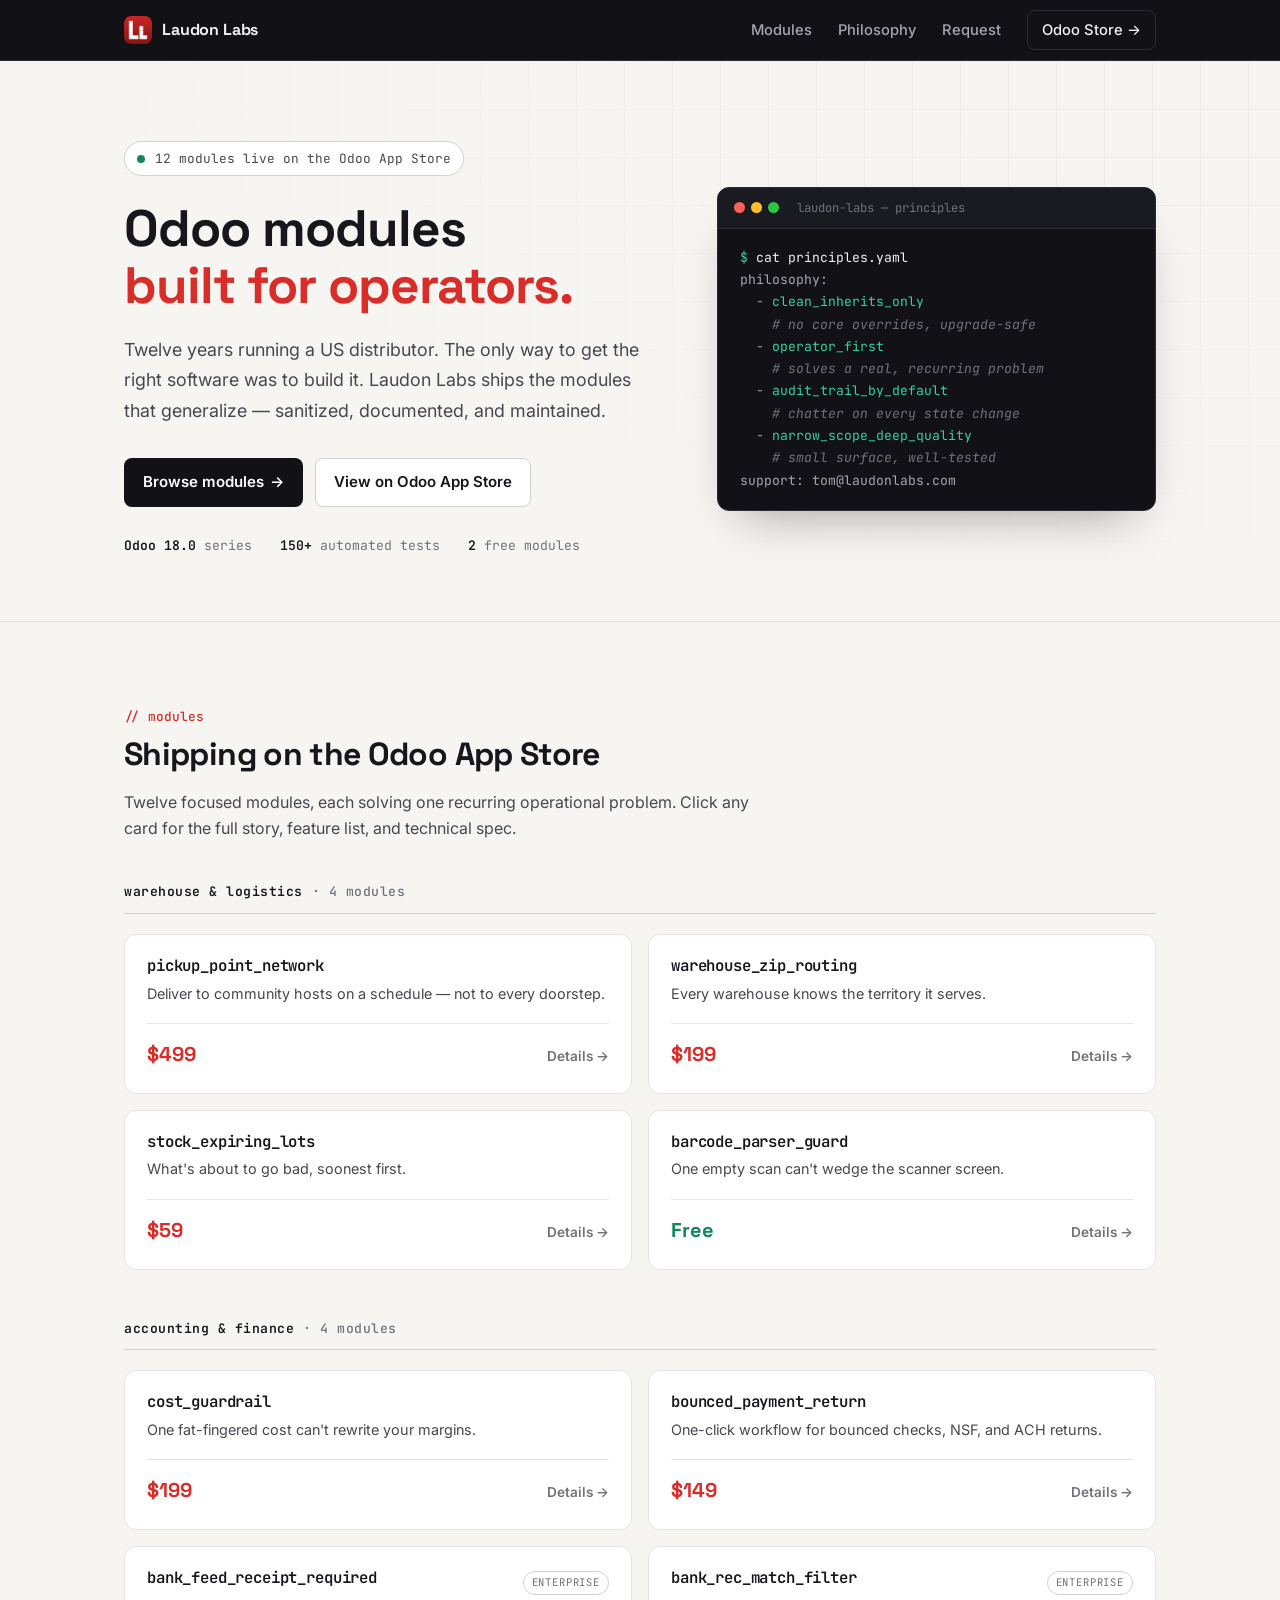
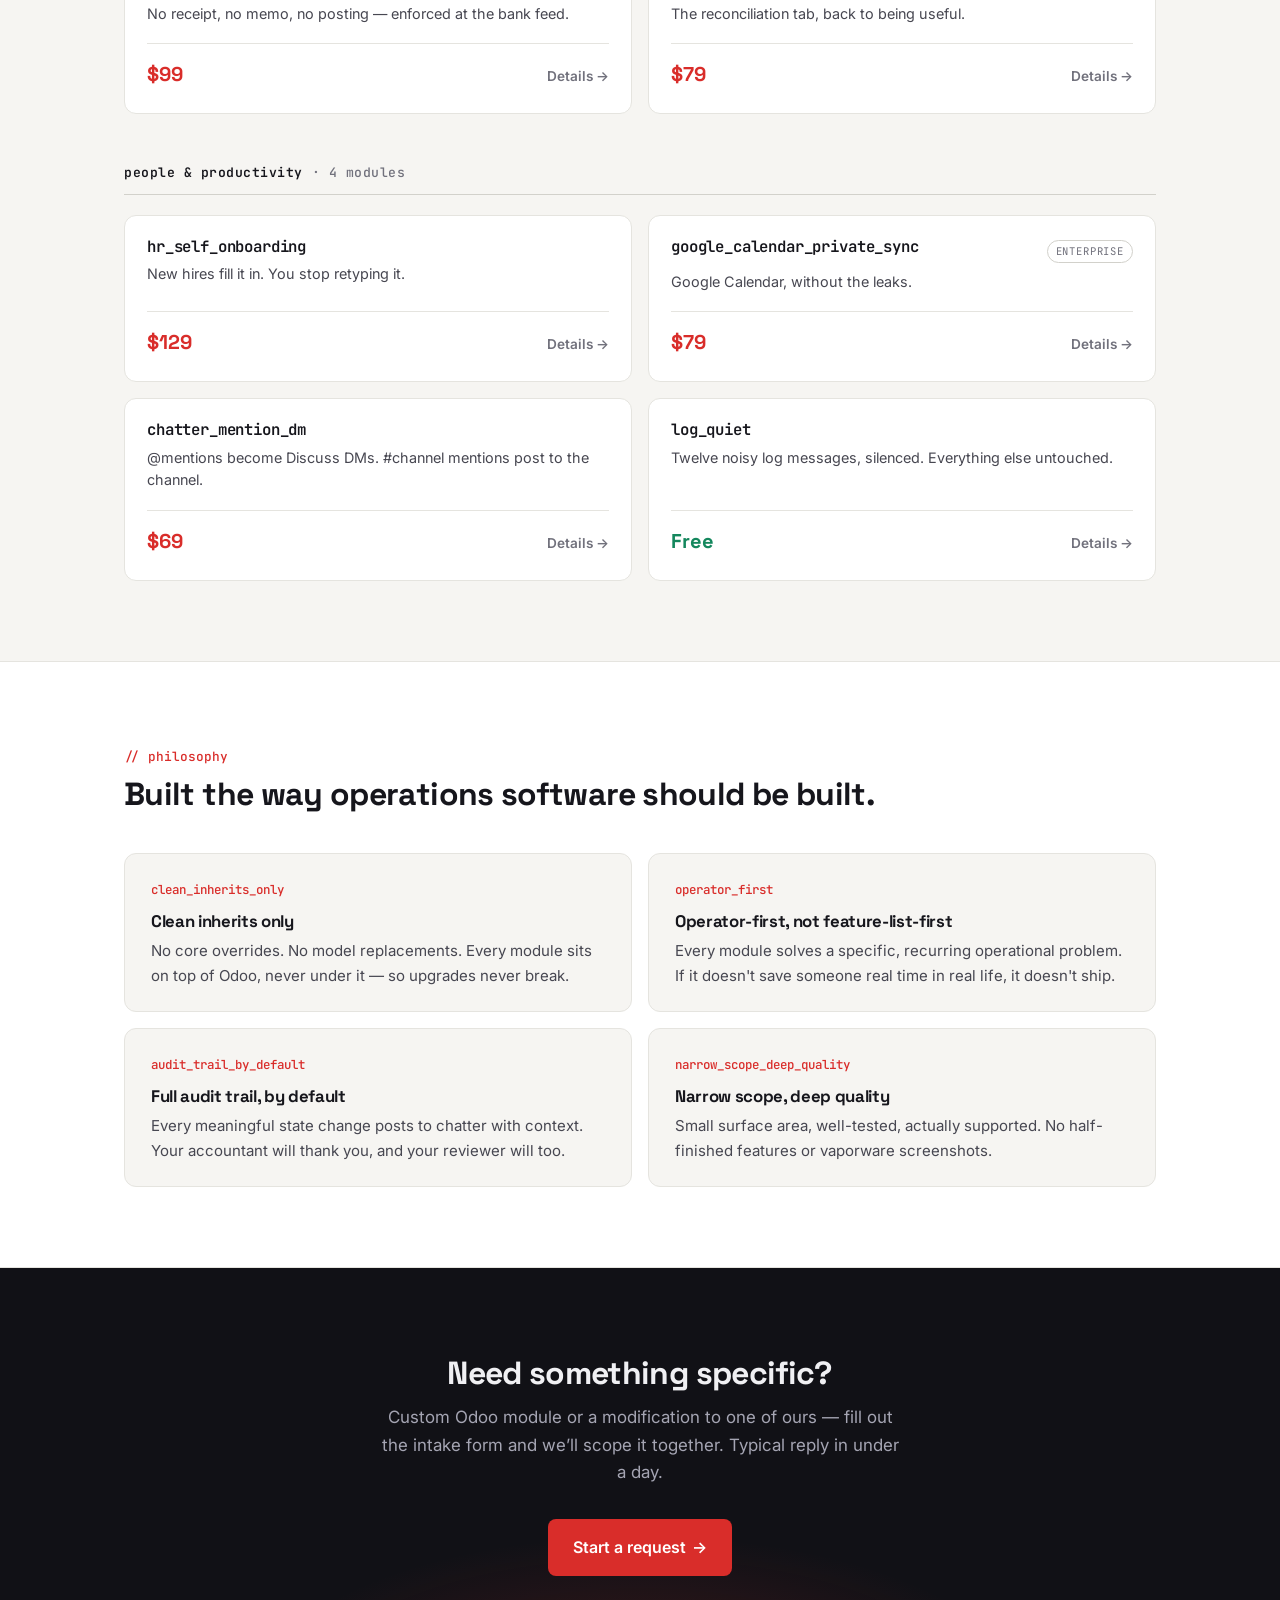
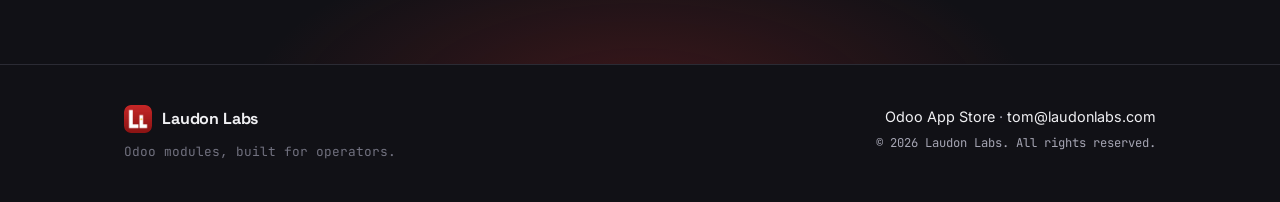
<file: index.html>
<!DOCTYPE html>
<html lang="en">
<head>
<meta charset="UTF-8">
<meta name="viewport" content="width=device-width, initial-scale=1.0">
<title>Laudon Labs — Odoo modules, built for operators</title>
<meta name="description" content="Laudon Labs builds focused, production-grade Odoo 18 modules. Clean inherits, no core overrides, full audit trails. Shipped by an operator, for operators.">
<meta name="theme-color" content="#f6f5f2">
<meta property="og:title" content="Laudon Labs">
<meta property="og:description" content="Focused Odoo 18 modules, built by an operator who uses them in production.">
<meta property="og:image" content="/logo-mark.png">
<link rel="icon" href="/logo-mark.png?v=2" type="image/png">
<link rel="apple-touch-icon" href="/logo-mark.png?v=2">
<link rel="preconnect" href="https://fonts.googleapis.com">
<link rel="preconnect" href="https://fonts.gstatic.com" crossorigin>
<link href="https://fonts.googleapis.com/css2?family=Inter:wght@400;500;600;700&family=Space+Grotesk:wght@500;600;700&family=JetBrains+Mono:wght@400;500;600&display=swap" rel="stylesheet">
<link rel="stylesheet" href="/styles.css">
</head>
<body>

<nav class="nav">
  <div class="container nav-inner">
    <a href="/" class="brand">
      <img src="/logo-mark.png" alt="Laudon Labs" class="brand-mark">
      <span class="brand-name">Laudon Labs</span>
    </a>
    <div class="nav-links">
      <a href="/#modules">Modules</a>
      <a href="/#philosophy">Philosophy</a>
      <a href="/request.html">Request</a>
      <a href="https://apps.odoo.com/apps/modules/browse?author=Laudon+Labs" target="_blank" rel="noopener" class="nav-cta">Odoo Store <span class="arrow">&rarr;</span></a>
    </div>
  </div>
</nav>

<header class="hero">
  <div class="container">
    <div class="hero-grid">
      <div>
        <div class="eyebrow">
          <span class="dot"></span>
          <span>12 modules live on the Odoo App Store</span>
        </div>
        <h1>
          Odoo modules<br>
          <span class="accent">built for operators.</span>
        </h1>
        <p class="tagline">
          Twelve years running a US distributor. The only way to get the right
          software was to build it. Laudon Labs ships the modules that generalize
          &mdash; sanitized, documented, and maintained.
        </p>
        <div class="cta-row">
          <a href="#modules" class="btn btn-primary">Browse modules <span class="arrow">&rarr;</span></a>
          <a href="https://apps.odoo.com/apps/modules/browse?author=Laudon+Labs" target="_blank" rel="noopener" class="btn btn-ghost">View on Odoo App Store</a>
        </div>
        <div class="hero-stats">
          <span><strong>Odoo 18.0</strong> series</span>
          <span><strong>150+</strong> automated tests</span>
          <span><strong>2</strong> free modules</span>
        </div>
      </div>
      <div class="terminal">
        <div class="terminal-chrome">
          <span class="tc-dot tc-red"></span>
          <span class="tc-dot tc-yellow"></span>
          <span class="tc-dot tc-green"></span>
          <span class="terminal-title">laudon-labs &mdash; principles</span>
        </div>
        <pre class="terminal-body"><span class="t-prompt">$</span> <span class="t-cmd">cat principles.yaml</span>
<span class="t-out">philosophy:</span>
<span class="t-out">  - <span class="t-ok">clean_inherits_only</span></span>
<span class="t-out">    <span class="t-comment"># no core overrides, upgrade-safe</span></span>
<span class="t-out">  - <span class="t-ok">operator_first</span></span>
<span class="t-out">    <span class="t-comment"># solves a real, recurring problem</span></span>
<span class="t-out">  - <span class="t-ok">audit_trail_by_default</span></span>
<span class="t-out">    <span class="t-comment"># chatter on every state change</span></span>
<span class="t-out">  - <span class="t-ok">narrow_scope_deep_quality</span></span>
<span class="t-out">    <span class="t-comment"># small surface, well-tested</span></span>
<span class="t-out">support: tom@laudonlabs.com</span></pre>
      </div>
    </div>
  </div>
</header>

<section id="modules" class="section">
  <div class="container">
    <div class="section-head">
      <span class="section-label">// modules</span>
      <h2>Shipping on the Odoo App Store</h2>
      <p>Twelve focused modules, each solving one recurring operational problem.
      Click any card for the full story, feature list, and technical spec.</p>
    </div>

    <div class="group">
      <div class="group-title"><strong>warehouse &amp; logistics</strong> &middot; 4 modules</div>
      <div class="card-grid">
        <a class="card" href="/modules/pickup_point_network.html">
          <div class="card-top"><h3>pickup_point_network</h3></div>
          <p class="card-tag">Deliver to community hosts on a schedule &mdash; not to every doorstep.</p>
          <div class="card-foot"><span class="card-price">$499</span><span class="card-link">Details &rarr;</span></div>
        </a>
        <a class="card" href="/modules/warehouse_zip_routing.html">
          <div class="card-top"><h3>warehouse_zip_routing</h3></div>
          <p class="card-tag">Every warehouse knows the territory it serves.</p>
          <div class="card-foot"><span class="card-price">$199</span><span class="card-link">Details &rarr;</span></div>
        </a>
        <a class="card" href="/modules/stock_expiring_lots.html">
          <div class="card-top"><h3>stock_expiring_lots</h3></div>
          <p class="card-tag">What's about to go bad, soonest first.</p>
          <div class="card-foot"><span class="card-price">$59</span><span class="card-link">Details &rarr;</span></div>
        </a>
        <a class="card" href="/modules/barcode_parser_guard.html">
          <div class="card-top"><h3>barcode_parser_guard</h3></div>
          <p class="card-tag">One empty scan can't wedge the scanner screen.</p>
          <div class="card-foot"><span class="card-price free">Free</span><span class="card-link">Details &rarr;</span></div>
        </a>
      </div>
    </div>

    <div class="group">
      <div class="group-title"><strong>accounting &amp; finance</strong> &middot; 4 modules</div>
      <div class="card-grid">
        <a class="card" href="/modules/cost_guardrail.html">
          <div class="card-top"><h3>cost_guardrail</h3></div>
          <p class="card-tag">One fat-fingered cost can't rewrite your margins.</p>
          <div class="card-foot"><span class="card-price">$199</span><span class="card-link">Details &rarr;</span></div>
        </a>
        <a class="card" href="/modules/bounced_payment_return.html">
          <div class="card-top"><h3>bounced_payment_return</h3></div>
          <p class="card-tag">One-click workflow for bounced checks, NSF, and ACH returns.</p>
          <div class="card-foot"><span class="card-price">$149</span><span class="card-link">Details &rarr;</span></div>
        </a>
        <a class="card" href="/modules/bank_feed_receipt_required.html">
          <div class="card-top"><h3>bank_feed_receipt_required</h3><span class="badge">Enterprise</span></div>
          <p class="card-tag">No receipt, no memo, no posting &mdash; enforced at the bank feed.</p>
          <div class="card-foot"><span class="card-price">$99</span><span class="card-link">Details &rarr;</span></div>
        </a>
        <a class="card" href="/modules/bank_rec_match_filter.html">
          <div class="card-top"><h3>bank_rec_match_filter</h3><span class="badge">Enterprise</span></div>
          <p class="card-tag">The reconciliation tab, back to being useful.</p>
          <div class="card-foot"><span class="card-price">$79</span><span class="card-link">Details &rarr;</span></div>
        </a>
      </div>
    </div>

    <div class="group">
      <div class="group-title"><strong>people &amp; productivity</strong> &middot; 4 modules</div>
      <div class="card-grid">
        <a class="card" href="/modules/hr_self_onboarding.html">
          <div class="card-top"><h3>hr_self_onboarding</h3></div>
          <p class="card-tag">New hires fill it in. You stop retyping it.</p>
          <div class="card-foot"><span class="card-price">$129</span><span class="card-link">Details &rarr;</span></div>
        </a>
        <a class="card" href="/modules/google_calendar_private_sync.html">
          <div class="card-top"><h3>google_calendar_private_sync</h3><span class="badge">Enterprise</span></div>
          <p class="card-tag">Google Calendar, without the leaks.</p>
          <div class="card-foot"><span class="card-price">$79</span><span class="card-link">Details &rarr;</span></div>
        </a>
        <a class="card" href="/modules/chatter_mention_dm.html">
          <div class="card-top"><h3>chatter_mention_dm</h3></div>
          <p class="card-tag">@mentions become Discuss DMs. #channel mentions post to the channel.</p>
          <div class="card-foot"><span class="card-price">$69</span><span class="card-link">Details &rarr;</span></div>
        </a>
        <a class="card" href="/modules/log_quiet.html">
          <div class="card-top"><h3>log_quiet</h3></div>
          <p class="card-tag">Twelve noisy log messages, silenced. Everything else untouched.</p>
          <div class="card-foot"><span class="card-price free">Free</span><span class="card-link">Details &rarr;</span></div>
        </a>
      </div>
    </div>

  </div>
</section>

<section id="philosophy" class="section section-alt">
  <div class="container">
    <div class="section-head">
      <span class="section-label">// philosophy</span>
      <h2>Built the way operations software should be built.</h2>
    </div>

    <div class="principles">
      <div class="principle">
        <div class="principle-key">clean_inherits_only</div>
        <h4>Clean inherits only</h4>
        <p>No core overrides. No model replacements. Every module sits on top of Odoo, never under it &mdash; so upgrades never break.</p>
      </div>
      <div class="principle">
        <div class="principle-key">operator_first</div>
        <h4>Operator-first, not feature-list-first</h4>
        <p>Every module solves a specific, recurring operational problem. If it doesn't save someone real time in real life, it doesn't ship.</p>
      </div>
      <div class="principle">
        <div class="principle-key">audit_trail_by_default</div>
        <h4>Full audit trail, by default</h4>
        <p>Every meaningful state change posts to chatter with context. Your accountant will thank you, and your reviewer will too.</p>
      </div>
      <div class="principle">
        <div class="principle-key">narrow_scope_deep_quality</div>
        <h4>Narrow scope, deep quality</h4>
        <p>Small surface area, well-tested, actually supported. No half-finished features or vaporware screenshots.</p>
      </div>
    </div>
  </div>
</section>

<section class="section-cta">
  <div class="container">
    <h2>Need something specific?</h2>
    <p>
      Custom Odoo module or a modification to one of ours &mdash; fill out the
      intake form and we&rsquo;ll scope it together. Typical reply in under a day.
    </p>
    <a href="/request.html" class="btn btn-primary btn-lg">Start a request <span class="arrow">&rarr;</span></a>
  </div>
</section>

<footer class="site-footer">
  <div class="container footer-inner">
    <div class="footer-left">
      <a href="/" class="brand">
        <img src="/logo-mark.png" alt="" class="brand-mark">
        <span class="brand-name">Laudon Labs</span>
      </a>
      <p class="footer-tagline">Odoo modules, built for operators.</p>
    </div>
    <div class="footer-right">
      <p>
        <a href="https://apps.odoo.com/apps/modules/browse?author=Laudon+Labs" target="_blank" rel="noopener">Odoo App Store</a>
        &middot;
        <a href="mailto:tom@laudonlabs.com">tom@laudonlabs.com</a>
      </p>
      <p class="copyright">&copy; <span id="year"></span> Laudon Labs. All rights reserved.</p>
    </div>
  </div>
</footer>

<script>
  document.getElementById('year').textContent = new Date().getFullYear();
</script>

</body>
</html>
</file>
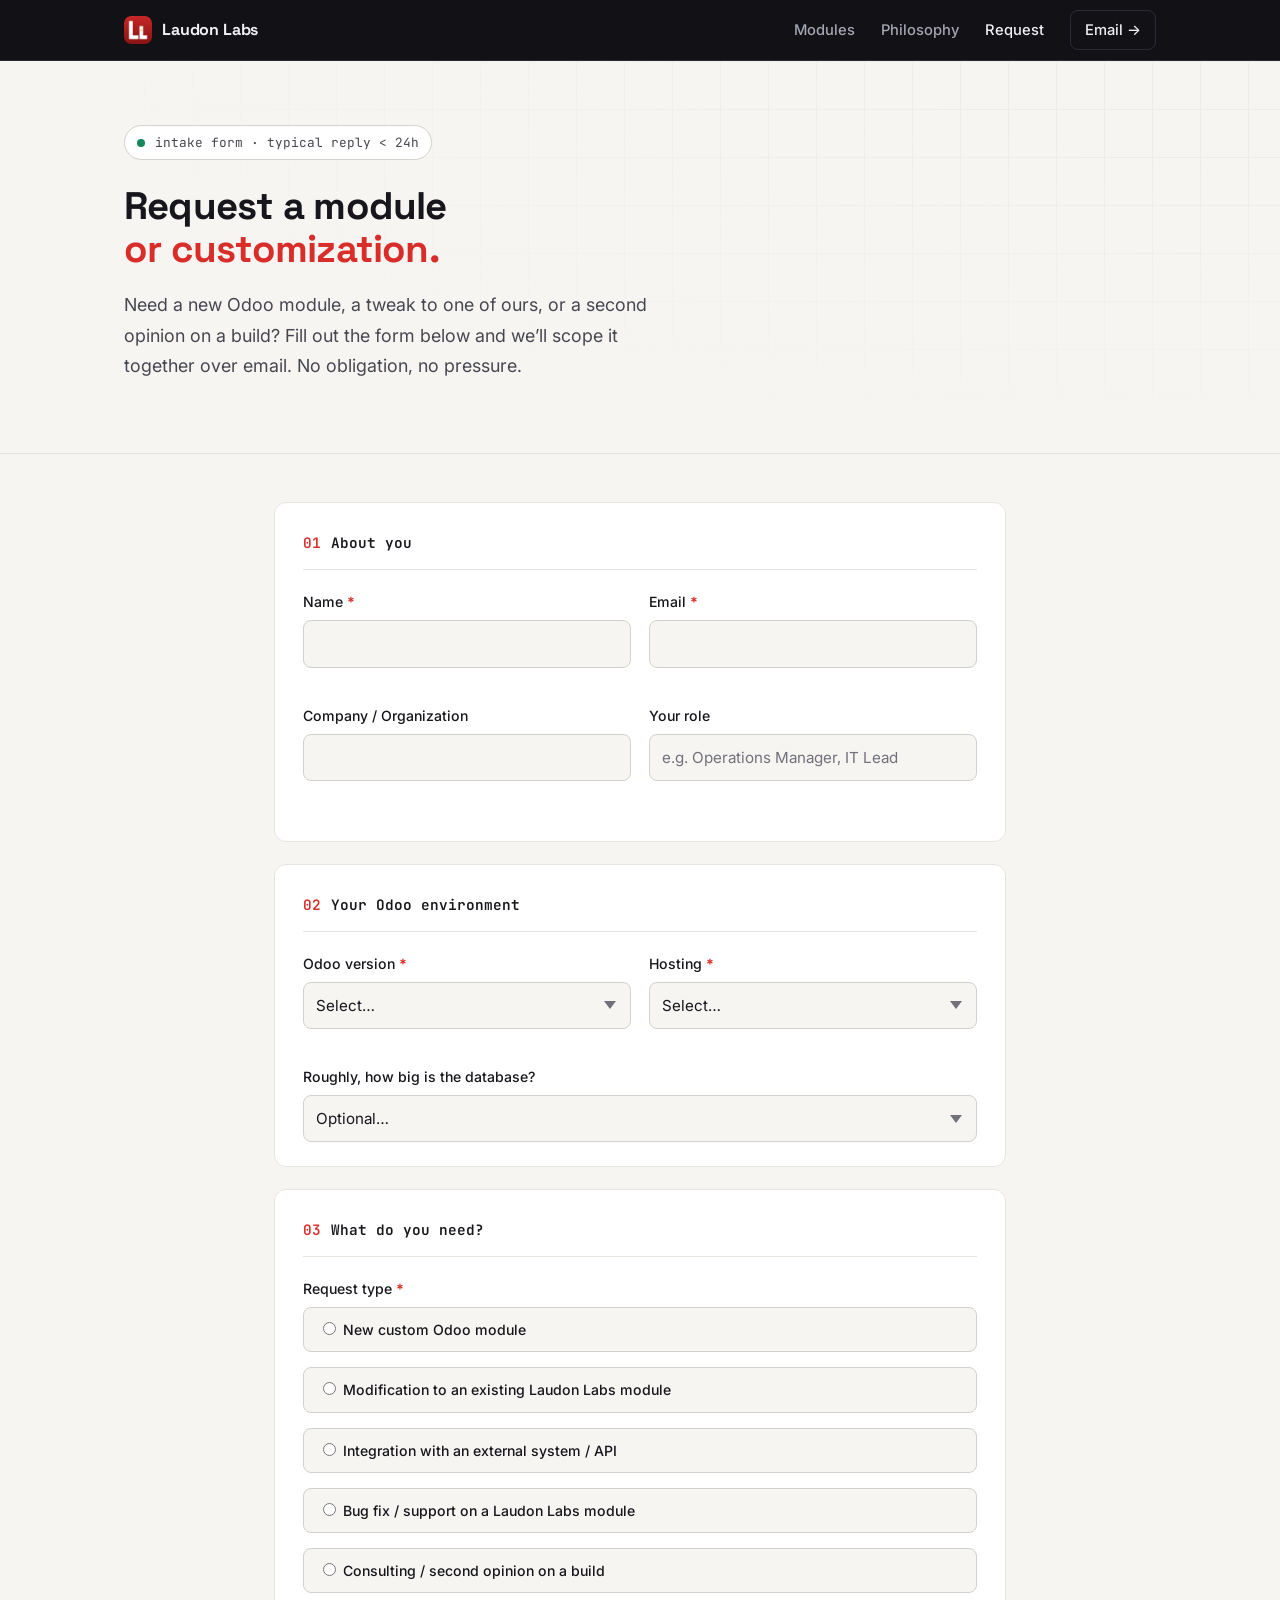
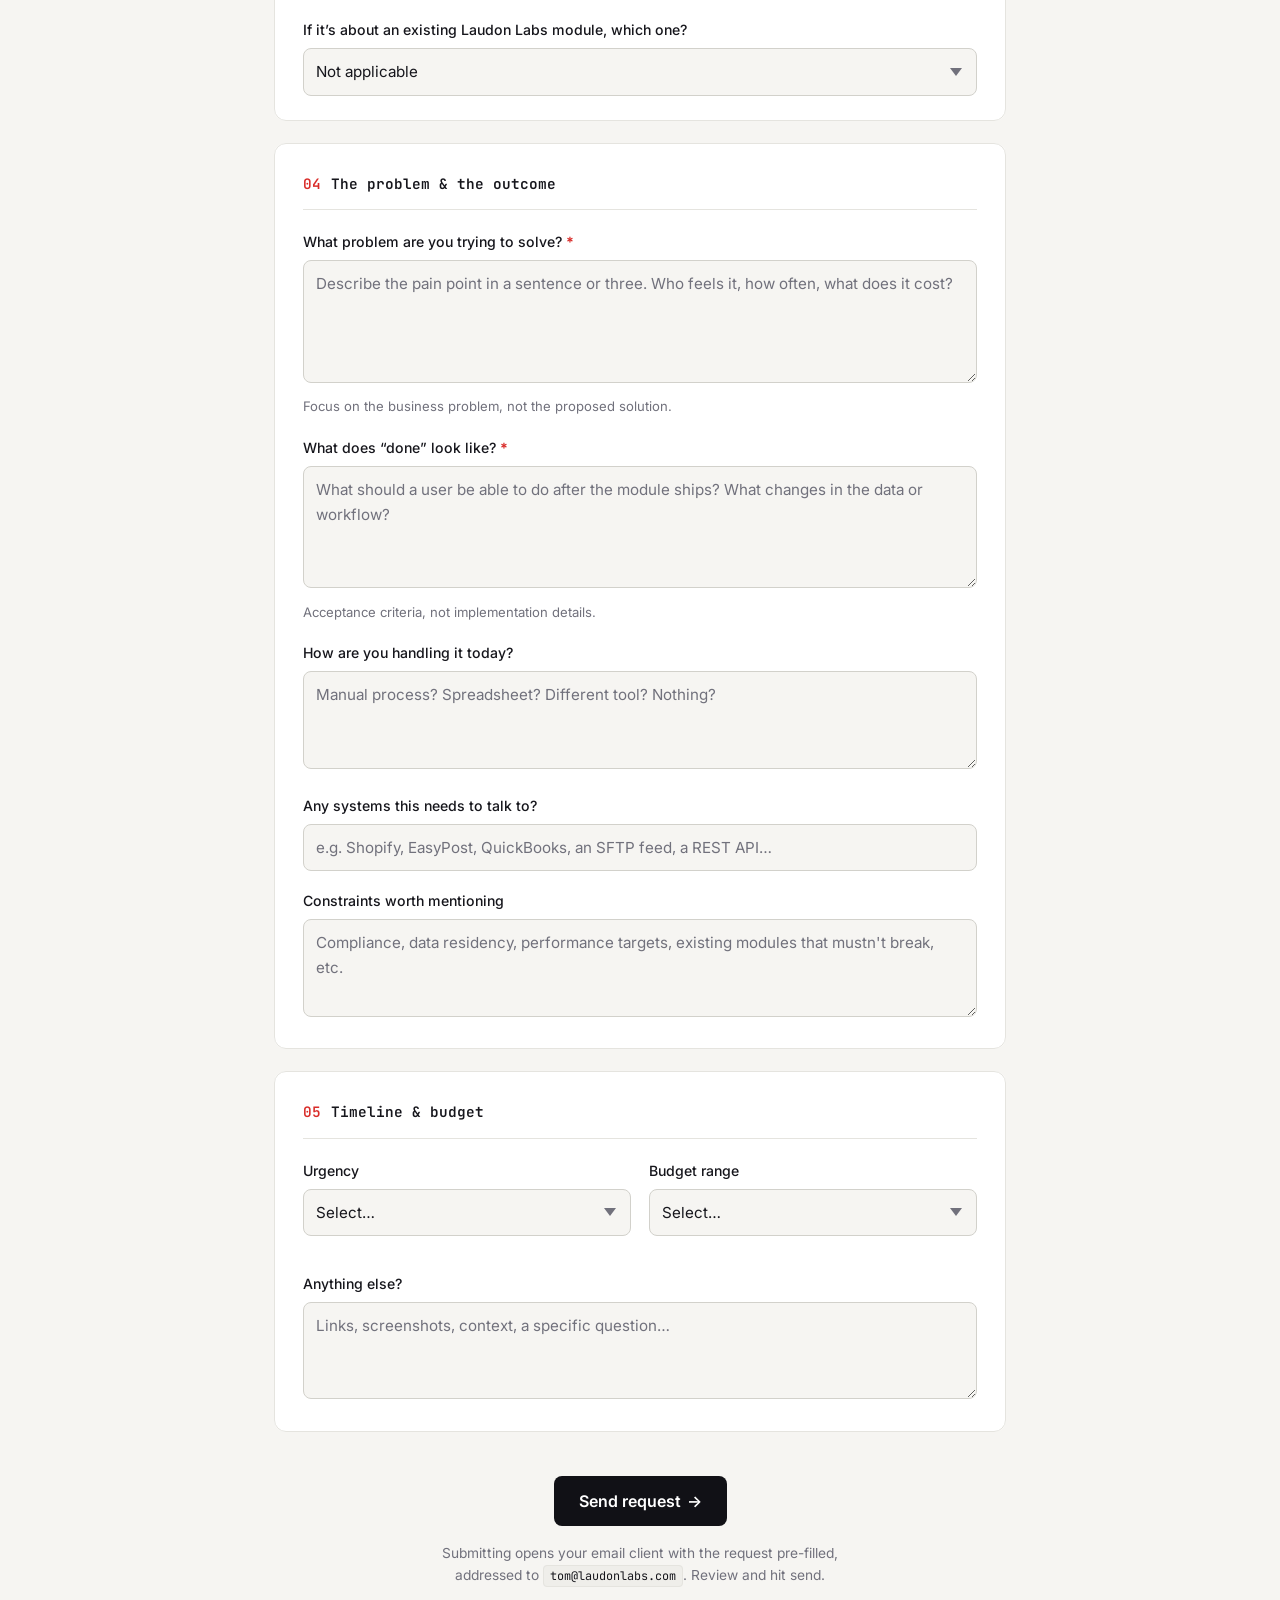
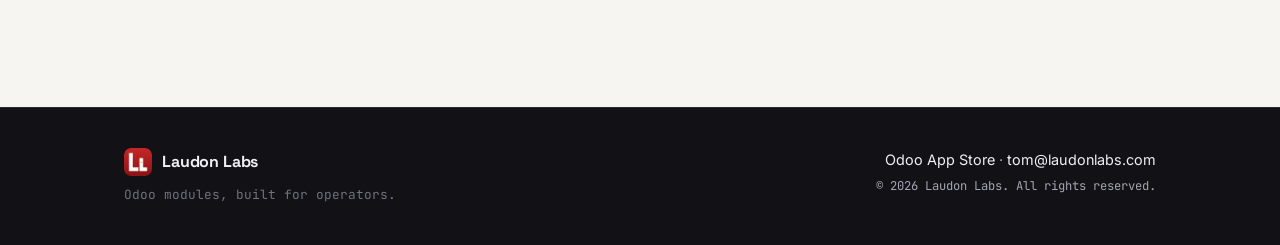
<file: request.html>
<!DOCTYPE html>
<html lang="en">
<head>
<meta charset="UTF-8">
<meta name="viewport" content="width=device-width, initial-scale=1.0">
<title>Request a Module &middot; Laudon Labs</title>
<meta name="description" content="Request a custom Odoo module or a modification to an existing Laudon Labs module. Scoping intake form.">
<meta name="theme-color" content="#f6f5f2">
<link rel="icon" href="logo-mark.png?v=2" type="image/png">
<link rel="apple-touch-icon" href="logo-mark.png?v=2">
<link rel="preconnect" href="https://fonts.googleapis.com">
<link rel="preconnect" href="https://fonts.gstatic.com" crossorigin>
<link href="https://fonts.googleapis.com/css2?family=Inter:wght@400;500;600;700&family=Space+Grotesk:wght@500;600;700&family=JetBrains+Mono:wght@400;500;600&display=swap" rel="stylesheet">
<link rel="stylesheet" href="styles.css">
</head>
<body>

<nav class="nav">
  <div class="container nav-inner">
    <a href="/" class="brand">
      <img src="logo-mark.png" alt="Laudon Labs" class="brand-mark">
      <span class="brand-name">Laudon Labs</span>
    </a>
    <div class="nav-links">
      <a href="/#modules">Modules</a>
      <a href="/#philosophy">Philosophy</a>
      <a href="request.html" class="active">Request</a>
      <a href="mailto:tom@laudonlabs.com" class="nav-cta">Email <span class="arrow">&rarr;</span></a>
    </div>
  </div>
</nav>

<header class="hero hero--sm">
  <div class="container">
    <div class="eyebrow">
      <span class="dot"></span>
      <span>intake form &middot; typical reply &lt; 24h</span>
    </div>
    <h1>Request a module<br><span class="accent">or customization.</span></h1>
    <p class="tagline">
      Need a new Odoo module, a tweak to one of ours, or a second opinion on a
      build? Fill out the form below and we&rsquo;ll scope it together over
      email. No obligation, no pressure.
    </p>
  </div>
</header>

<section class="section" style="padding-top: 48px;">
  <div class="container container--narrow">

    <form id="request-form" class="form">

      <!-- ---------- WHO ---------- -->
      <fieldset>
        <legend><span class="legend-num">01</span> About you</legend>

        <div class="field-grid">
          <div class="field">
            <label for="name">Name <span class="req">*</span></label>
            <input type="text" id="name" name="name" required autocomplete="name">
          </div>
          <div class="field">
            <label for="email">Email <span class="req">*</span></label>
            <input type="email" id="email" name="email" required autocomplete="email">
          </div>
        </div>

        <div class="field-grid">
          <div class="field">
            <label for="company">Company / Organization</label>
            <input type="text" id="company" name="company" autocomplete="organization">
          </div>
          <div class="field">
            <label for="role">Your role</label>
            <input type="text" id="role" name="role" placeholder="e.g. Operations Manager, IT Lead">
          </div>
        </div>
      </fieldset>

      <!-- ---------- ENVIRONMENT ---------- -->
      <fieldset>
        <legend><span class="legend-num">02</span> Your Odoo environment</legend>

        <div class="field-grid">
          <div class="field">
            <label for="odoo_version">Odoo version <span class="req">*</span></label>
            <select id="odoo_version" name="odoo_version" required>
              <option value="">Select&hellip;</option>
              <option>18.0 Enterprise</option>
              <option>18.0 Community</option>
              <option>17.0 Enterprise</option>
              <option>17.0 Community</option>
              <option>16.0 or earlier</option>
              <option>Not sure</option>
            </select>
          </div>
          <div class="field">
            <label for="hosting">Hosting <span class="req">*</span></label>
            <select id="hosting" name="hosting" required>
              <option value="">Select&hellip;</option>
              <option>Odoo.sh</option>
              <option>On-Premise / Self-hosted</option>
              <option>Odoo Online (SaaS)</option>
              <option>Other</option>
            </select>
          </div>
        </div>

        <div class="field">
          <label for="db_size">Roughly, how big is the database?</label>
          <select id="db_size" name="db_size">
            <option value="">Optional&hellip;</option>
            <option>Small (under 10 users, &lt; 1GB)</option>
            <option>Medium (10&ndash;50 users, 1&ndash;20GB)</option>
            <option>Large (50+ users or 20GB+)</option>
            <option>Not sure</option>
          </select>
        </div>
      </fieldset>

      <!-- ---------- SCOPE ---------- -->
      <fieldset>
        <legend><span class="legend-num">03</span> What do you need?</legend>

        <div class="field">
          <label>Request type <span class="req">*</span></label>
          <div class="radio-group">
            <label class="radio">
              <input type="radio" name="request_type" value="new_module" required>
              <span>New custom Odoo module</span>
            </label>
            <label class="radio">
              <input type="radio" name="request_type" value="modification">
              <span>Modification to an existing Laudon Labs module</span>
            </label>
            <label class="radio">
              <input type="radio" name="request_type" value="integration">
              <span>Integration with an external system / API</span>
            </label>
            <label class="radio">
              <input type="radio" name="request_type" value="bug">
              <span>Bug fix / support on a Laudon Labs module</span>
            </label>
            <label class="radio">
              <input type="radio" name="request_type" value="consult">
              <span>Consulting / second opinion on a build</span>
            </label>
          </div>
        </div>

        <div class="field">
          <label for="existing_module">If it&rsquo;s about an existing Laudon Labs module, which one?</label>
          <select id="existing_module" name="existing_module">
            <option value="">Not applicable</option>
            <option>pickup_point_network</option>
            <option>warehouse_zip_routing</option>
            <option>cost_guardrail</option>
            <option>bounced_payment_return</option>
            <option>hr_self_onboarding</option>
            <option>bank_feed_receipt_required</option>
            <option>bank_rec_match_filter</option>
            <option>google_calendar_private_sync</option>
            <option>chatter_mention_dm</option>
            <option>stock_expiring_lots</option>
            <option>log_quiet (free)</option>
            <option>barcode_parser_guard (free)</option>
            <option>Other / not listed</option>
          </select>
        </div>
      </fieldset>

      <!-- ---------- SPEC ---------- -->
      <fieldset>
        <legend><span class="legend-num">04</span> The problem &amp; the outcome</legend>

        <div class="field">
          <label for="problem">What problem are you trying to solve? <span class="req">*</span></label>
          <textarea id="problem" name="problem" rows="4" required placeholder="Describe the pain point in a sentence or three. Who feels it, how often, what does it cost?"></textarea>
          <p class="help">Focus on the business problem, not the proposed solution.</p>
        </div>

        <div class="field">
          <label for="outcome">What does &ldquo;done&rdquo; look like? <span class="req">*</span></label>
          <textarea id="outcome" name="outcome" rows="4" required placeholder="What should a user be able to do after the module ships? What changes in the data or workflow?"></textarea>
          <p class="help">Acceptance criteria, not implementation details.</p>
        </div>

        <div class="field">
          <label for="current_workaround">How are you handling it today?</label>
          <textarea id="current_workaround" name="current_workaround" rows="3" placeholder="Manual process? Spreadsheet? Different tool? Nothing?"></textarea>
        </div>

        <div class="field">
          <label for="integrations">Any systems this needs to talk to?</label>
          <input type="text" id="integrations" name="integrations" placeholder="e.g. Shopify, EasyPost, QuickBooks, an SFTP feed, a REST API&hellip;">
        </div>

        <div class="field">
          <label for="constraints">Constraints worth mentioning</label>
          <textarea id="constraints" name="constraints" rows="3" placeholder="Compliance, data residency, performance targets, existing modules that mustn't break, etc."></textarea>
        </div>
      </fieldset>

      <!-- ---------- LOGISTICS ---------- -->
      <fieldset>
        <legend><span class="legend-num">05</span> Timeline &amp; budget</legend>

        <div class="field-grid">
          <div class="field">
            <label for="urgency">Urgency</label>
            <select id="urgency" name="urgency">
              <option value="">Select&hellip;</option>
              <option>Exploring / no deadline</option>
              <option>Planning for next quarter</option>
              <option>Need it in the next 4&ndash;8 weeks</option>
              <option>ASAP / production is hurting</option>
            </select>
          </div>
          <div class="field">
            <label for="budget">Budget range</label>
            <select id="budget" name="budget">
              <option value="">Select&hellip;</option>
              <option>Under $1k</option>
              <option>$1k &ndash; $5k</option>
              <option>$5k &ndash; $15k</option>
              <option>$15k &ndash; $50k</option>
              <option>$50k+</option>
              <option>Need guidance on scope first</option>
            </select>
          </div>
        </div>

        <div class="field">
          <label for="notes">Anything else?</label>
          <textarea id="notes" name="notes" rows="3" placeholder="Links, screenshots, context, a specific question&hellip;"></textarea>
        </div>
      </fieldset>

      <div class="form-actions">
        <button type="submit" class="btn btn-primary btn-lg">Send request <span class="arrow">&rarr;</span></button>
        <p class="form-note">
          Submitting opens your email client with the request pre-filled,
          addressed to <code>tom@laudonlabs.com</code>. Review and hit send.
        </p>
      </div>
    </form>

  </div>
</section>

<footer class="site-footer">
  <div class="container footer-inner">
    <div class="footer-left">
      <a href="/" class="brand">
        <img src="logo-mark.png" alt="" class="brand-mark">
        <span class="brand-name">Laudon Labs</span>
      </a>
      <p class="footer-tagline">Odoo modules, built for operators.</p>
    </div>
    <div class="footer-right">
      <p>
        <a href="https://apps.odoo.com/apps/modules/browse?author=Laudon+Labs" target="_blank" rel="noopener">Odoo App Store</a>
        &middot;
        <a href="mailto:tom@laudonlabs.com">tom@laudonlabs.com</a>
      </p>
      <p class="copyright">&copy; <span id="year"></span> Laudon Labs. All rights reserved.</p>
    </div>
  </div>
</footer>

<script>
  document.getElementById('year').textContent = new Date().getFullYear();

  document.getElementById('request-form').addEventListener('submit', function (e) {
    e.preventDefault();
    const f = e.target;
    const get = (name) => {
      const el = f.elements[name];
      if (!el) return '';
      if (el.type === 'radio' || (el.length && el[0]?.type === 'radio')) {
        const checked = f.querySelector(`input[name="${name}"]:checked`);
        return checked ? checked.value : '';
      }
      return (el.value || '').trim();
    };

    const lines = [
      '=== LAUDON LABS — MODULE REQUEST ===',
      '',
      '-- About you --',
      `Name:          ${get('name')}`,
      `Email:         ${get('email')}`,
      `Company:       ${get('company')}`,
      `Role:          ${get('role')}`,
      '',
      '-- Odoo environment --',
      `Version:       ${get('odoo_version')}`,
      `Hosting:       ${get('hosting')}`,
      `Database size: ${get('db_size')}`,
      '',
      '-- What you need --',
      `Request type:  ${get('request_type')}`,
      `Module:        ${get('existing_module')}`,
      '',
      '-- Problem & outcome --',
      'Problem:',
      get('problem'),
      '',
      'Done looks like:',
      get('outcome'),
      '',
      'Current workaround:',
      get('current_workaround') || '(none provided)',
      '',
      `Integrations:  ${get('integrations') || '(none)'}`,
      '',
      'Constraints:',
      get('constraints') || '(none provided)',
      '',
      '-- Timeline & budget --',
      `Urgency:       ${get('urgency')}`,
      `Budget:        ${get('budget')}`,
      '',
      'Notes:',
      get('notes') || '(none)',
      '',
      '=== END REQUEST ===',
    ].join('\n');

    const subject = `Module request from ${get('name') || 'Website'}${get('company') ? ' (' + get('company') + ')' : ''}`;
    const mailto = `mailto:tom@laudonlabs.com?subject=${encodeURIComponent(subject)}&body=${encodeURIComponent(lines)}`;

    window.location.href = mailto;
  });
</script>

</body>
</html>
</file>
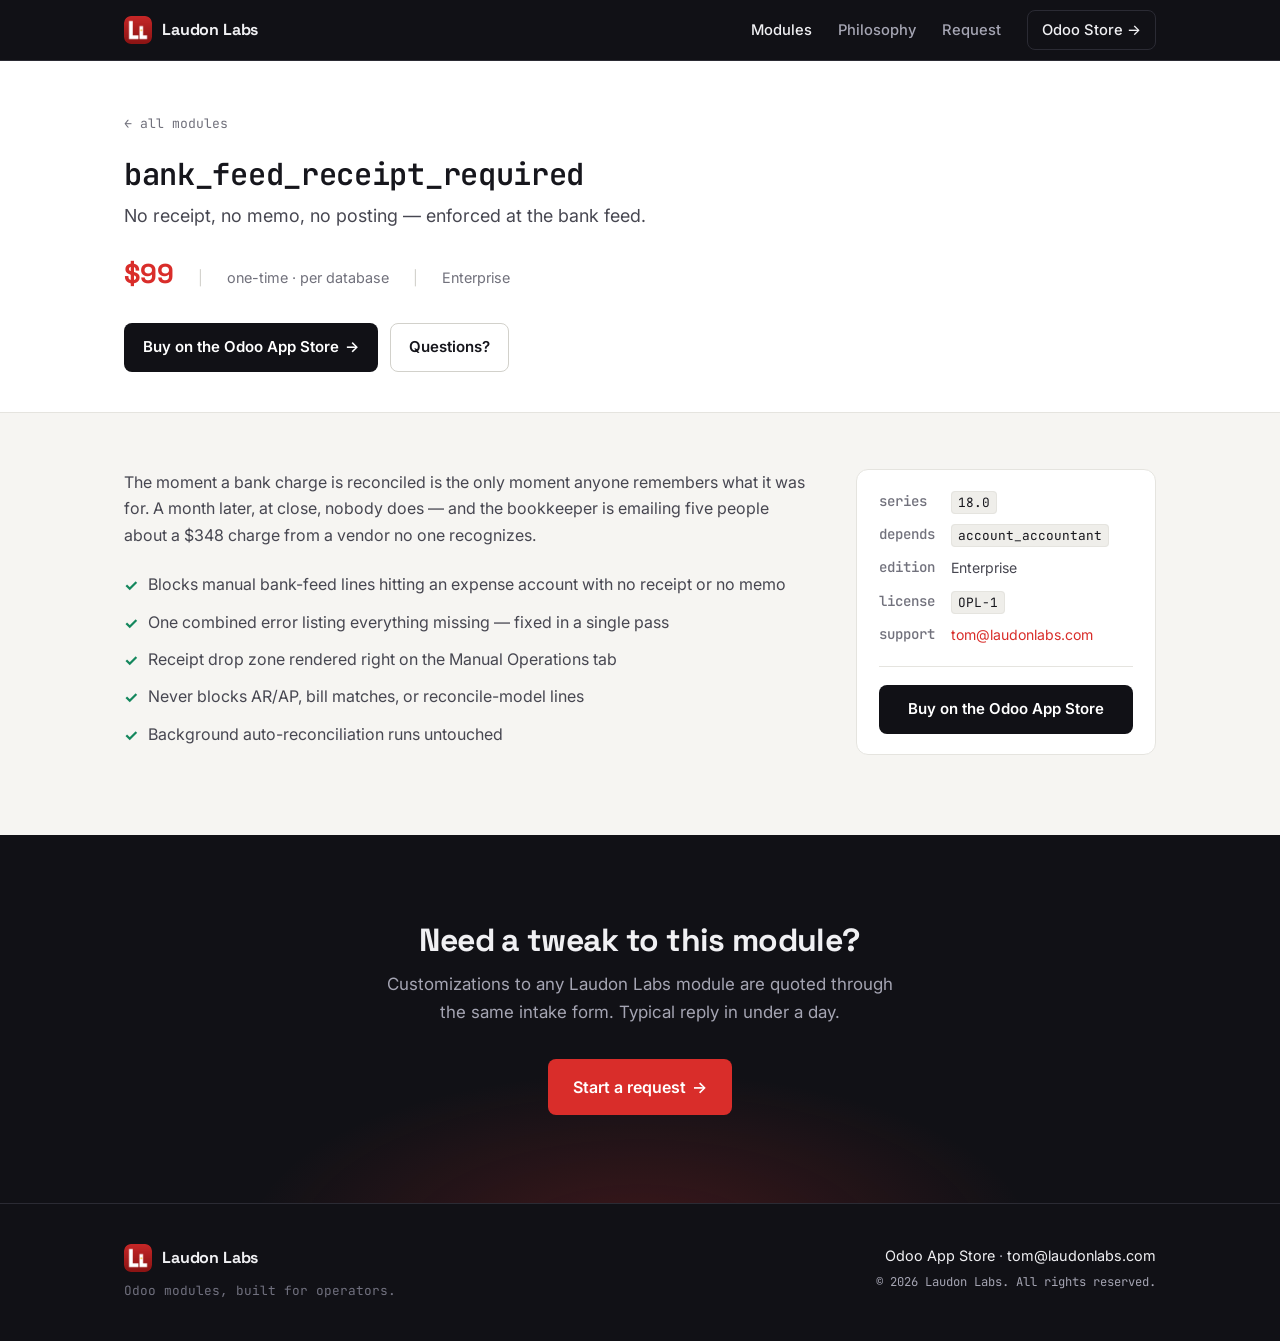
<file: modules/bank_feed_receipt_required.html>
<!DOCTYPE html>
<html lang="en">
<head>
<meta charset="UTF-8">
<meta name="viewport" content="width=device-width, initial-scale=1.0">
<title>bank_feed_receipt_required &middot; Laudon Labs</title>
<meta name="description" content="No receipt, no memo, no posting — enforced at the bank feed. An Odoo 18 module by Laudon Labs.">
<meta name="theme-color" content="#f6f5f2">
<meta property="og:title" content="bank_feed_receipt_required &middot; Laudon Labs">
<meta property="og:description" content="No receipt, no memo, no posting — enforced at the bank feed. An Odoo 18 module by Laudon Labs.">
<meta property="og:image" content="/logo-mark.png">
<link rel="icon" href="/logo-mark.png?v=2" type="image/png">
<link rel="apple-touch-icon" href="/logo-mark.png?v=2">
<link rel="preconnect" href="https://fonts.googleapis.com">
<link rel="preconnect" href="https://fonts.gstatic.com" crossorigin>
<link href="https://fonts.googleapis.com/css2?family=Inter:wght@400;500;600;700&family=Space+Grotesk:wght@500;600;700&family=JetBrains+Mono:wght@400;500;600&display=swap" rel="stylesheet">
<link rel="stylesheet" href="/styles.css">
</head>
<body>

<nav class="nav">
  <div class="container nav-inner">
    <a href="/" class="brand">
      <img src="/logo-mark.png" alt="Laudon Labs" class="brand-mark">
      <span class="brand-name">Laudon Labs</span>
    </a>
    <div class="nav-links">
      <a href="/#modules" class="active">Modules</a>
      <a href="/#philosophy">Philosophy</a>
      <a href="/request.html">Request</a>
      <a href="https://apps.odoo.com/apps/modules/browse?author=Laudon+Labs" target="_blank" rel="noopener" class="nav-cta">Odoo Store <span class="arrow">&rarr;</span></a>
    </div>
  </div>
</nav>

<header class="detail-hero">
  <div class="container">
    <a href="/#modules" class="breadcrumb">&larr; all modules</a>
    <h1>bank_feed_receipt_required</h1>
    <p class="detail-tagline">No receipt, no memo, no posting &mdash; enforced at the bank feed.</p>
    <div class="detail-meta">
      <span class="detail-price">$99</span>
      <span class="sep">|</span>
      <span>one-time &middot; per database</span>
      <span class="sep">|</span>
      <span>Enterprise</span>
    </div>
    <div class="cta-row" style="margin-bottom:0">
      <a href="https://apps.odoo.com/apps/modules/18.0/bank_feed_receipt_required" target="_blank" rel="noopener" class="btn btn-primary">Buy on the Odoo App Store <span class="arrow">&rarr;</span></a>
      <a href="mailto:tom@laudonlabs.com?subject=bank_feed_receipt_required" class="btn btn-ghost">Questions?</a>
    </div>
  </div>
</header>

<section class="detail-section">
  <div class="container">
    <div class="detail-grid">
      <div class="detail-body">
        <p>The moment a bank charge is reconciled is the only moment anyone
remembers what it was for. A month later, at close, nobody does &mdash; and the
bookkeeper is emailing five people about a $348 charge from a vendor no one
recognizes.</p>
        <ul class="bullet-list">
          <li><span>&#10003;</span> Blocks manual bank-feed lines hitting an expense account with no receipt or no memo</li>
          <li><span>&#10003;</span> One combined error listing everything missing &mdash; fixed in a single pass</li>
          <li><span>&#10003;</span> Receipt drop zone rendered right on the Manual Operations tab</li>
          <li><span>&#10003;</span> Never blocks AR/AP, bill matches, or reconcile-model lines</li>
          <li><span>&#10003;</span> Background auto-reconciliation runs untouched</li>
        </ul>

      </div>
      <aside class="spec-card">
        <dl>
          <dt>series</dt><dd><code>18.0</code></dd>
          <dt>depends</dt><dd><code>account_accountant</code></dd>
          <dt>edition</dt><dd>Enterprise</dd>
          <dt>license</dt><dd><code>OPL-1</code></dd>
          <dt>support</dt><dd><a href="mailto:tom@laudonlabs.com">tom@laudonlabs.com</a></dd>
        </dl>
        <div class="spec-actions">
          <a href="https://apps.odoo.com/apps/modules/18.0/bank_feed_receipt_required" target="_blank" rel="noopener" class="btn btn-primary">Buy on the Odoo App Store</a>
        </div>
      </aside>
    </div>
  </div>
</section>

<section class="section-cta">
  <div class="container">
    <h2>Need a tweak to this module?</h2>
    <p>Customizations to any Laudon Labs module are quoted through the same
    intake form. Typical reply in under a day.</p>
    <a href="/request.html" class="btn btn-primary btn-lg">Start a request <span class="arrow">&rarr;</span></a>
  </div>
</section>

<footer class="site-footer">
  <div class="container footer-inner">
    <div class="footer-left">
      <a href="/" class="brand">
        <img src="/logo-mark.png" alt="" class="brand-mark">
        <span class="brand-name">Laudon Labs</span>
      </a>
      <p class="footer-tagline">Odoo modules, built for operators.</p>
    </div>
    <div class="footer-right">
      <p>
        <a href="https://apps.odoo.com/apps/modules/browse?author=Laudon+Labs" target="_blank" rel="noopener">Odoo App Store</a>
        &middot;
        <a href="mailto:tom@laudonlabs.com">tom@laudonlabs.com</a>
      </p>
      <p class="copyright">&copy; <span id="year"></span> Laudon Labs. All rights reserved.</p>
    </div>
  </div>
</footer>

<script>
  document.getElementById('year').textContent = new Date().getFullYear();
</script>

</body>
</html>
</file>
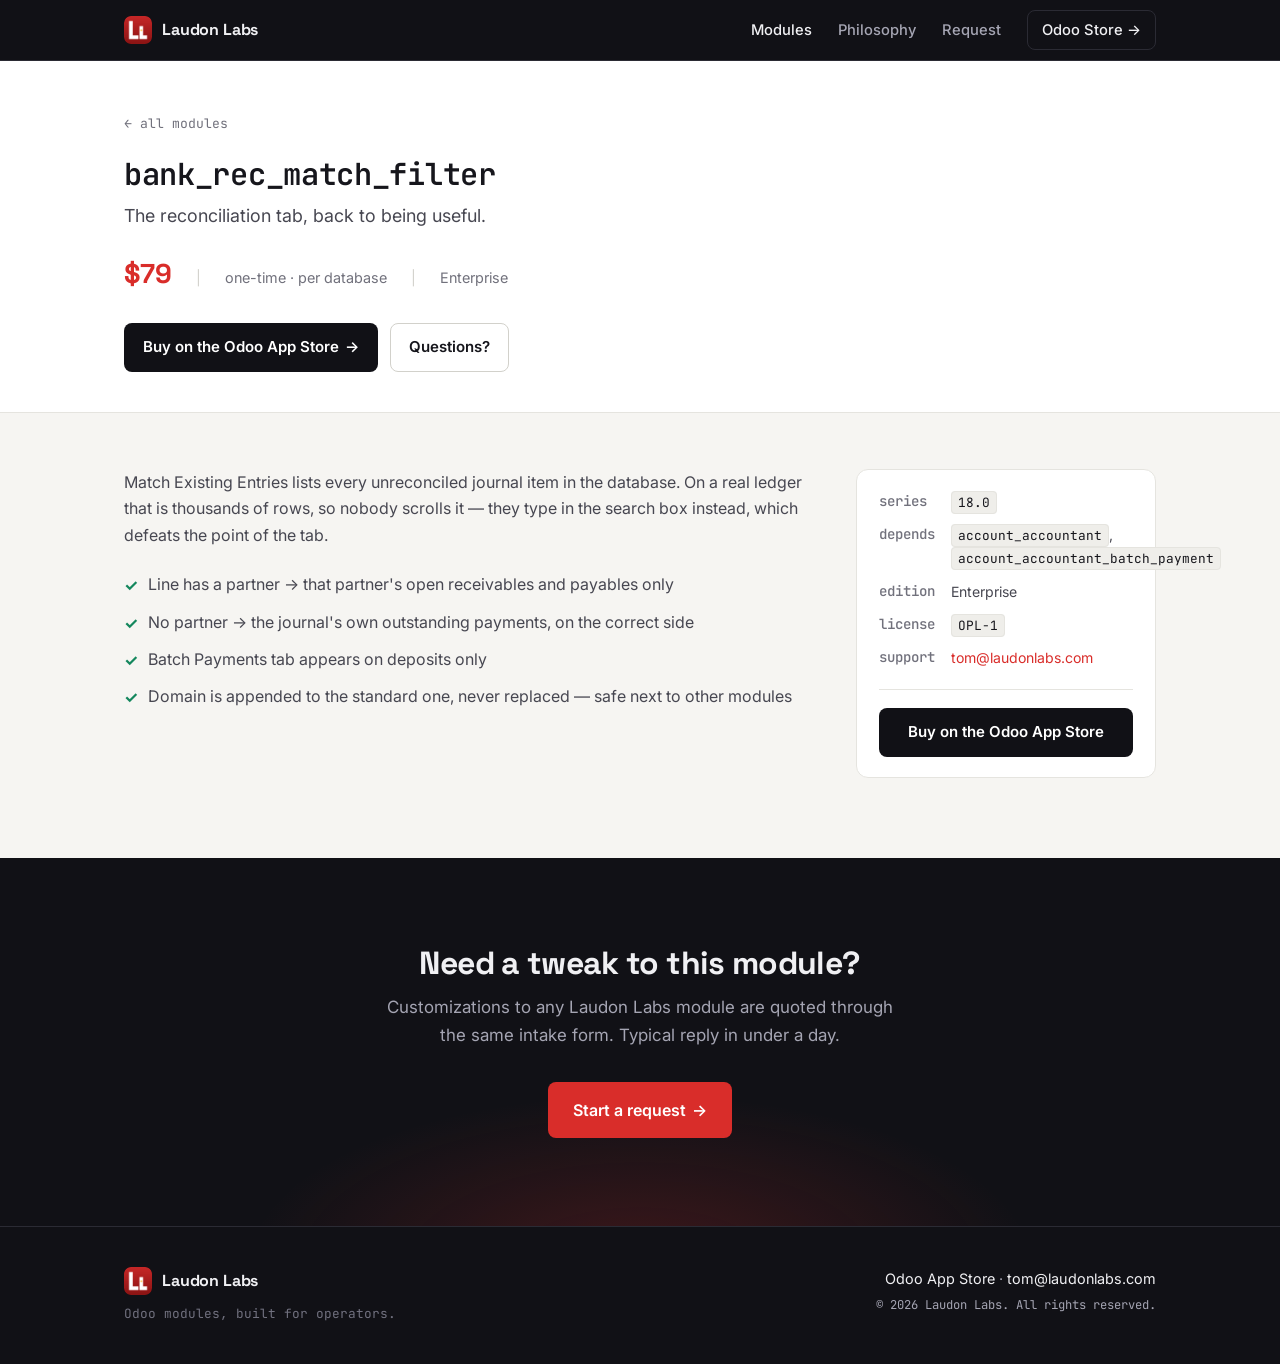
<file: modules/bank_rec_match_filter.html>
<!DOCTYPE html>
<html lang="en">
<head>
<meta charset="UTF-8">
<meta name="viewport" content="width=device-width, initial-scale=1.0">
<title>bank_rec_match_filter &middot; Laudon Labs</title>
<meta name="description" content="The reconciliation tab, back to being useful. An Odoo 18 module by Laudon Labs.">
<meta name="theme-color" content="#f6f5f2">
<meta property="og:title" content="bank_rec_match_filter &middot; Laudon Labs">
<meta property="og:description" content="The reconciliation tab, back to being useful. An Odoo 18 module by Laudon Labs.">
<meta property="og:image" content="/logo-mark.png">
<link rel="icon" href="/logo-mark.png?v=2" type="image/png">
<link rel="apple-touch-icon" href="/logo-mark.png?v=2">
<link rel="preconnect" href="https://fonts.googleapis.com">
<link rel="preconnect" href="https://fonts.gstatic.com" crossorigin>
<link href="https://fonts.googleapis.com/css2?family=Inter:wght@400;500;600;700&family=Space+Grotesk:wght@500;600;700&family=JetBrains+Mono:wght@400;500;600&display=swap" rel="stylesheet">
<link rel="stylesheet" href="/styles.css">
</head>
<body>

<nav class="nav">
  <div class="container nav-inner">
    <a href="/" class="brand">
      <img src="/logo-mark.png" alt="Laudon Labs" class="brand-mark">
      <span class="brand-name">Laudon Labs</span>
    </a>
    <div class="nav-links">
      <a href="/#modules" class="active">Modules</a>
      <a href="/#philosophy">Philosophy</a>
      <a href="/request.html">Request</a>
      <a href="https://apps.odoo.com/apps/modules/browse?author=Laudon+Labs" target="_blank" rel="noopener" class="nav-cta">Odoo Store <span class="arrow">&rarr;</span></a>
    </div>
  </div>
</nav>

<header class="detail-hero">
  <div class="container">
    <a href="/#modules" class="breadcrumb">&larr; all modules</a>
    <h1>bank_rec_match_filter</h1>
    <p class="detail-tagline">The reconciliation tab, back to being useful.</p>
    <div class="detail-meta">
      <span class="detail-price">$79</span>
      <span class="sep">|</span>
      <span>one-time &middot; per database</span>
      <span class="sep">|</span>
      <span>Enterprise</span>
    </div>
    <div class="cta-row" style="margin-bottom:0">
      <a href="https://apps.odoo.com/apps/modules/18.0/bank_rec_match_filter" target="_blank" rel="noopener" class="btn btn-primary">Buy on the Odoo App Store <span class="arrow">&rarr;</span></a>
      <a href="mailto:tom@laudonlabs.com?subject=bank_rec_match_filter" class="btn btn-ghost">Questions?</a>
    </div>
  </div>
</header>

<section class="detail-section">
  <div class="container">
    <div class="detail-grid">
      <div class="detail-body">
        <p>Match Existing Entries lists every unreconciled journal item in the
database. On a real ledger that is thousands of rows, so nobody scrolls it &mdash;
they type in the search box instead, which defeats the point of the tab.</p>
        <ul class="bullet-list">
          <li><span>&#10003;</span> Line has a partner &rarr; that partner's open receivables and payables only</li>
          <li><span>&#10003;</span> No partner &rarr; the journal's own outstanding payments, on the correct side</li>
          <li><span>&#10003;</span> Batch Payments tab appears on deposits only</li>
          <li><span>&#10003;</span> Domain is appended to the standard one, never replaced &mdash; safe next to other modules</li>
        </ul>

      </div>
      <aside class="spec-card">
        <dl>
          <dt>series</dt><dd><code>18.0</code></dd>
          <dt>depends</dt><dd><code>account_accountant</code>, <code>account_accountant_batch_payment</code></dd>
          <dt>edition</dt><dd>Enterprise</dd>
          <dt>license</dt><dd><code>OPL-1</code></dd>
          <dt>support</dt><dd><a href="mailto:tom@laudonlabs.com">tom@laudonlabs.com</a></dd>
        </dl>
        <div class="spec-actions">
          <a href="https://apps.odoo.com/apps/modules/18.0/bank_rec_match_filter" target="_blank" rel="noopener" class="btn btn-primary">Buy on the Odoo App Store</a>
        </div>
      </aside>
    </div>
  </div>
</section>

<section class="section-cta">
  <div class="container">
    <h2>Need a tweak to this module?</h2>
    <p>Customizations to any Laudon Labs module are quoted through the same
    intake form. Typical reply in under a day.</p>
    <a href="/request.html" class="btn btn-primary btn-lg">Start a request <span class="arrow">&rarr;</span></a>
  </div>
</section>

<footer class="site-footer">
  <div class="container footer-inner">
    <div class="footer-left">
      <a href="/" class="brand">
        <img src="/logo-mark.png" alt="" class="brand-mark">
        <span class="brand-name">Laudon Labs</span>
      </a>
      <p class="footer-tagline">Odoo modules, built for operators.</p>
    </div>
    <div class="footer-right">
      <p>
        <a href="https://apps.odoo.com/apps/modules/browse?author=Laudon+Labs" target="_blank" rel="noopener">Odoo App Store</a>
        &middot;
        <a href="mailto:tom@laudonlabs.com">tom@laudonlabs.com</a>
      </p>
      <p class="copyright">&copy; <span id="year"></span> Laudon Labs. All rights reserved.</p>
    </div>
  </div>
</footer>

<script>
  document.getElementById('year').textContent = new Date().getFullYear();
</script>

</body>
</html>
</file>
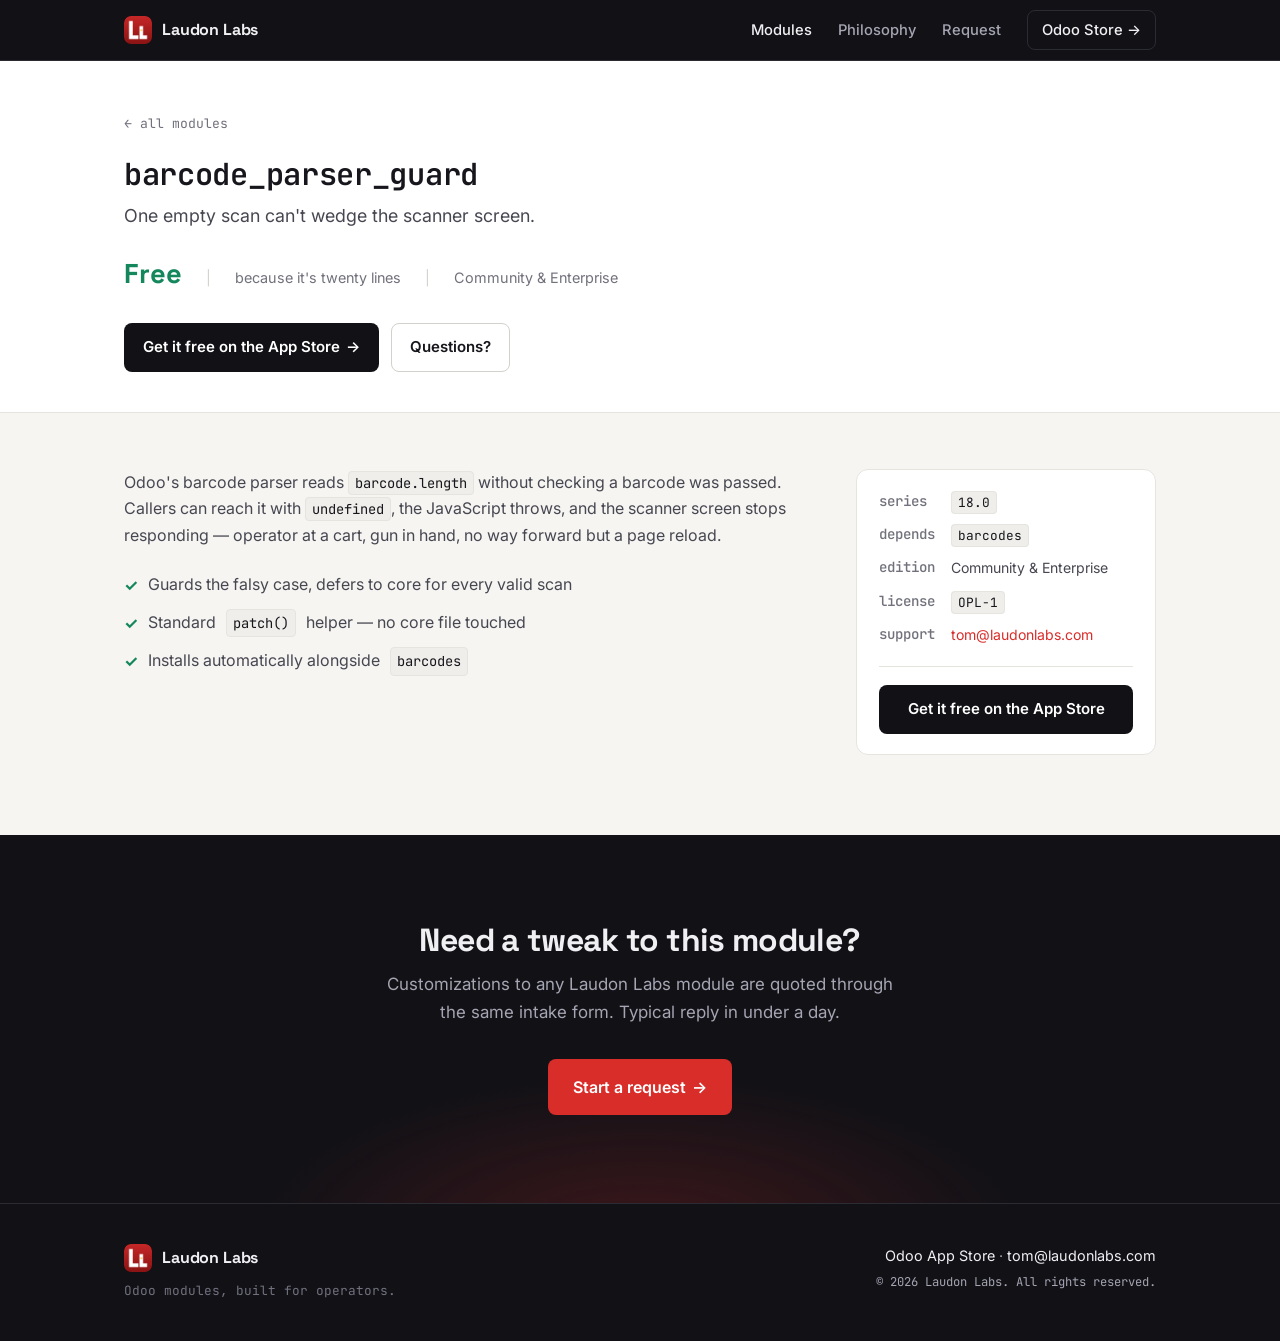
<file: modules/barcode_parser_guard.html>
<!DOCTYPE html>
<html lang="en">
<head>
<meta charset="UTF-8">
<meta name="viewport" content="width=device-width, initial-scale=1.0">
<title>barcode_parser_guard &middot; Laudon Labs</title>
<meta name="description" content="One empty scan can't wedge the scanner screen. An Odoo 18 module by Laudon Labs.">
<meta name="theme-color" content="#f6f5f2">
<meta property="og:title" content="barcode_parser_guard &middot; Laudon Labs">
<meta property="og:description" content="One empty scan can't wedge the scanner screen. An Odoo 18 module by Laudon Labs.">
<meta property="og:image" content="/logo-mark.png">
<link rel="icon" href="/logo-mark.png?v=2" type="image/png">
<link rel="apple-touch-icon" href="/logo-mark.png?v=2">
<link rel="preconnect" href="https://fonts.googleapis.com">
<link rel="preconnect" href="https://fonts.gstatic.com" crossorigin>
<link href="https://fonts.googleapis.com/css2?family=Inter:wght@400;500;600;700&family=Space+Grotesk:wght@500;600;700&family=JetBrains+Mono:wght@400;500;600&display=swap" rel="stylesheet">
<link rel="stylesheet" href="/styles.css">
</head>
<body>

<nav class="nav">
  <div class="container nav-inner">
    <a href="/" class="brand">
      <img src="/logo-mark.png" alt="Laudon Labs" class="brand-mark">
      <span class="brand-name">Laudon Labs</span>
    </a>
    <div class="nav-links">
      <a href="/#modules" class="active">Modules</a>
      <a href="/#philosophy">Philosophy</a>
      <a href="/request.html">Request</a>
      <a href="https://apps.odoo.com/apps/modules/browse?author=Laudon+Labs" target="_blank" rel="noopener" class="nav-cta">Odoo Store <span class="arrow">&rarr;</span></a>
    </div>
  </div>
</nav>

<header class="detail-hero">
  <div class="container">
    <a href="/#modules" class="breadcrumb">&larr; all modules</a>
    <h1>barcode_parser_guard</h1>
    <p class="detail-tagline">One empty scan can't wedge the scanner screen.</p>
    <div class="detail-meta">
      <span class="detail-price free">Free</span>
      <span class="sep">|</span>
      <span>because it's twenty lines</span>
      <span class="sep">|</span>
      <span>Community &amp; Enterprise</span>
    </div>
    <div class="cta-row" style="margin-bottom:0">
      <a href="https://apps.odoo.com/apps/modules/18.0/barcode_parser_guard" target="_blank" rel="noopener" class="btn btn-primary">Get it free on the App Store <span class="arrow">&rarr;</span></a>
      <a href="mailto:tom@laudonlabs.com?subject=barcode_parser_guard" class="btn btn-ghost">Questions?</a>
    </div>
  </div>
</header>

<section class="detail-section">
  <div class="container">
    <div class="detail-grid">
      <div class="detail-body">
        <p>Odoo's barcode parser reads <code>barcode.length</code> without checking
a barcode was passed. Callers can reach it with <code>undefined</code>, the JavaScript
throws, and the scanner screen stops responding &mdash; operator at a cart, gun in hand,
no way forward but a page reload.</p>
        <ul class="bullet-list">
          <li><span>&#10003;</span> Guards the falsy case, defers to core for every valid scan</li>
          <li><span>&#10003;</span> Standard <code>patch()</code> helper &mdash; no core file touched</li>
          <li><span>&#10003;</span> Installs automatically alongside <code>barcodes</code></li>
        </ul>

      </div>
      <aside class="spec-card">
        <dl>
          <dt>series</dt><dd><code>18.0</code></dd>
          <dt>depends</dt><dd><code>barcodes</code></dd>
          <dt>edition</dt><dd>Community &amp; Enterprise</dd>
          <dt>license</dt><dd><code>OPL-1</code></dd>
          <dt>support</dt><dd><a href="mailto:tom@laudonlabs.com">tom@laudonlabs.com</a></dd>
        </dl>
        <div class="spec-actions">
          <a href="https://apps.odoo.com/apps/modules/18.0/barcode_parser_guard" target="_blank" rel="noopener" class="btn btn-primary">Get it free on the App Store</a>
        </div>
      </aside>
    </div>
  </div>
</section>

<section class="section-cta">
  <div class="container">
    <h2>Need a tweak to this module?</h2>
    <p>Customizations to any Laudon Labs module are quoted through the same
    intake form. Typical reply in under a day.</p>
    <a href="/request.html" class="btn btn-primary btn-lg">Start a request <span class="arrow">&rarr;</span></a>
  </div>
</section>

<footer class="site-footer">
  <div class="container footer-inner">
    <div class="footer-left">
      <a href="/" class="brand">
        <img src="/logo-mark.png" alt="" class="brand-mark">
        <span class="brand-name">Laudon Labs</span>
      </a>
      <p class="footer-tagline">Odoo modules, built for operators.</p>
    </div>
    <div class="footer-right">
      <p>
        <a href="https://apps.odoo.com/apps/modules/browse?author=Laudon+Labs" target="_blank" rel="noopener">Odoo App Store</a>
        &middot;
        <a href="mailto:tom@laudonlabs.com">tom@laudonlabs.com</a>
      </p>
      <p class="copyright">&copy; <span id="year"></span> Laudon Labs. All rights reserved.</p>
    </div>
  </div>
</footer>

<script>
  document.getElementById('year').textContent = new Date().getFullYear();
</script>

</body>
</html>
</file>
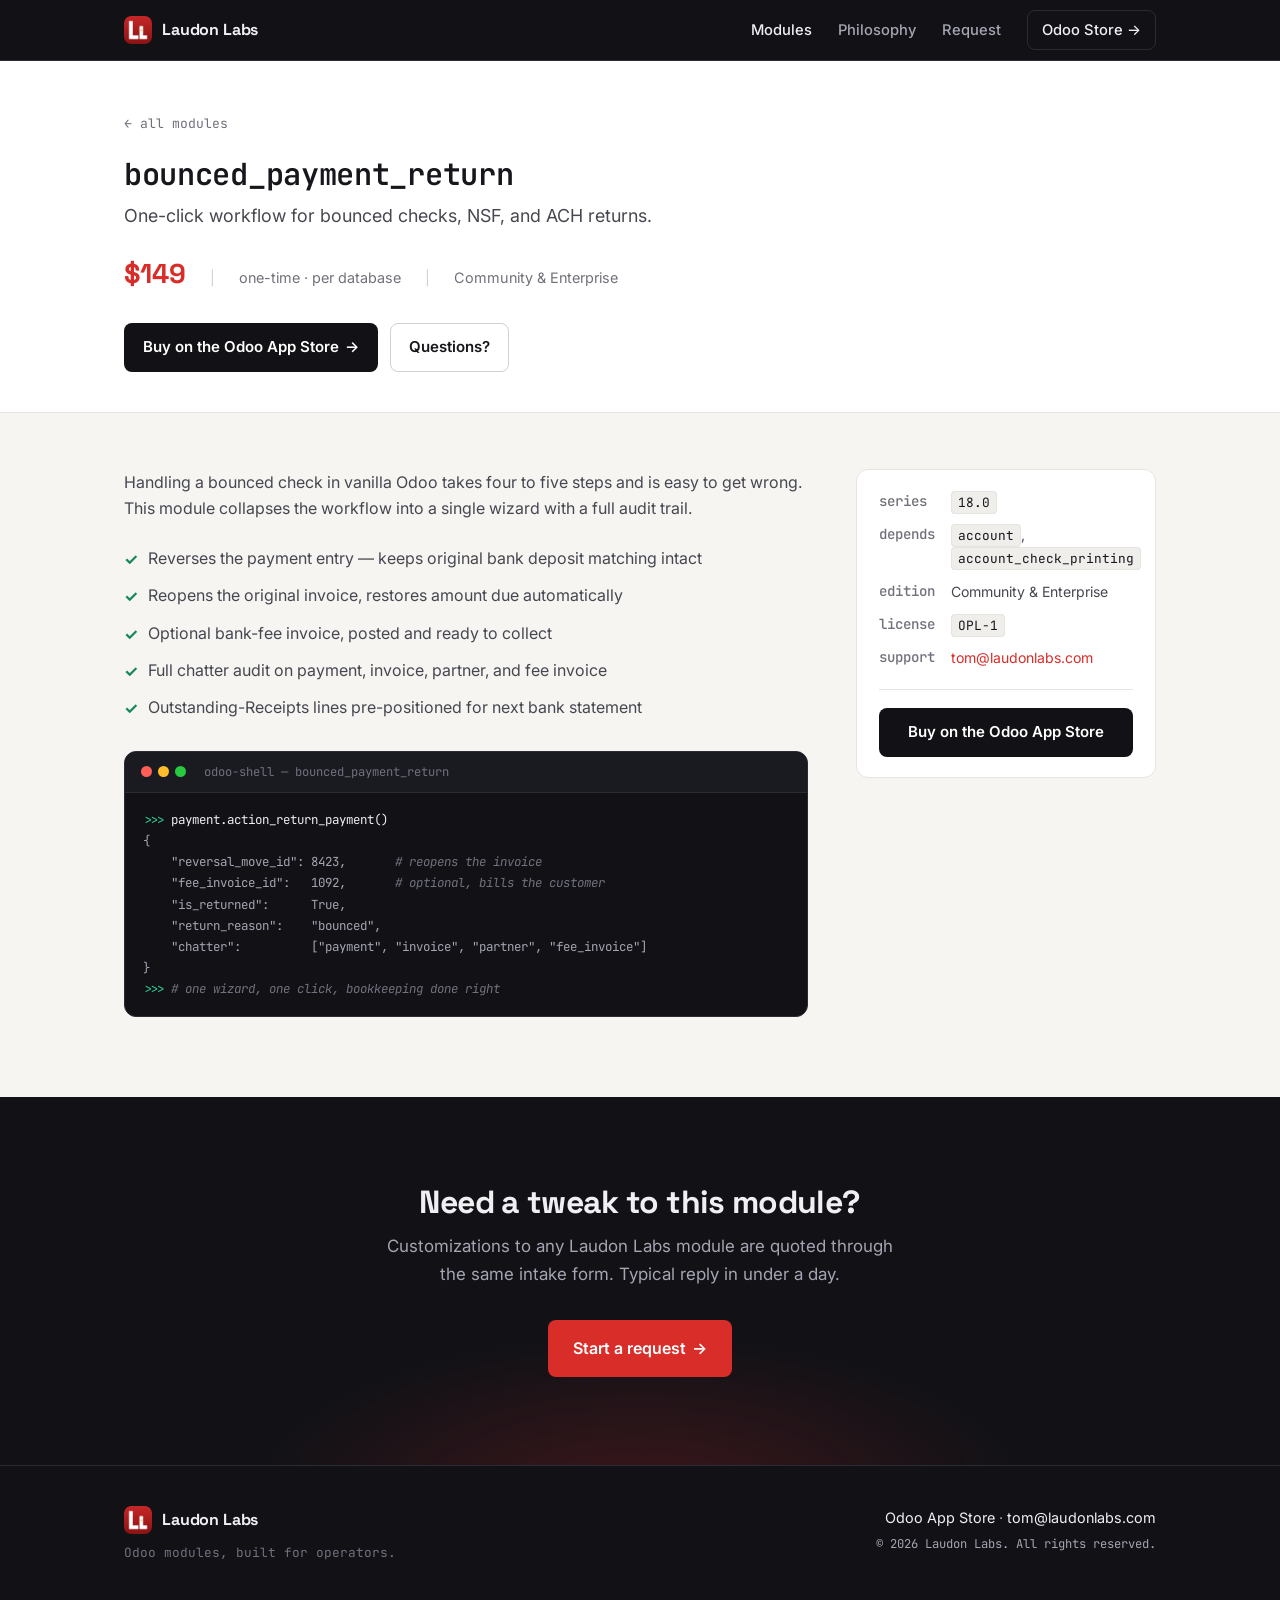
<file: modules/bounced_payment_return.html>
<!DOCTYPE html>
<html lang="en">
<head>
<meta charset="UTF-8">
<meta name="viewport" content="width=device-width, initial-scale=1.0">
<title>bounced_payment_return &middot; Laudon Labs</title>
<meta name="description" content="One-click workflow for bounced checks, NSF, and ACH returns. An Odoo 18 module by Laudon Labs.">
<meta name="theme-color" content="#f6f5f2">
<meta property="og:title" content="bounced_payment_return &middot; Laudon Labs">
<meta property="og:description" content="One-click workflow for bounced checks, NSF, and ACH returns. An Odoo 18 module by Laudon Labs.">
<meta property="og:image" content="/logo-mark.png">
<link rel="icon" href="/logo-mark.png?v=2" type="image/png">
<link rel="apple-touch-icon" href="/logo-mark.png?v=2">
<link rel="preconnect" href="https://fonts.googleapis.com">
<link rel="preconnect" href="https://fonts.gstatic.com" crossorigin>
<link href="https://fonts.googleapis.com/css2?family=Inter:wght@400;500;600;700&family=Space+Grotesk:wght@500;600;700&family=JetBrains+Mono:wght@400;500;600&display=swap" rel="stylesheet">
<link rel="stylesheet" href="/styles.css">
</head>
<body>

<nav class="nav">
  <div class="container nav-inner">
    <a href="/" class="brand">
      <img src="/logo-mark.png" alt="Laudon Labs" class="brand-mark">
      <span class="brand-name">Laudon Labs</span>
    </a>
    <div class="nav-links">
      <a href="/#modules" class="active">Modules</a>
      <a href="/#philosophy">Philosophy</a>
      <a href="/request.html">Request</a>
      <a href="https://apps.odoo.com/apps/modules/browse?author=Laudon+Labs" target="_blank" rel="noopener" class="nav-cta">Odoo Store <span class="arrow">&rarr;</span></a>
    </div>
  </div>
</nav>

<header class="detail-hero">
  <div class="container">
    <a href="/#modules" class="breadcrumb">&larr; all modules</a>
    <h1>bounced_payment_return</h1>
    <p class="detail-tagline">One-click workflow for bounced checks, NSF, and ACH returns.</p>
    <div class="detail-meta">
      <span class="detail-price">$149</span>
      <span class="sep">|</span>
      <span>one-time &middot; per database</span>
      <span class="sep">|</span>
      <span>Community &amp; Enterprise</span>
    </div>
    <div class="cta-row" style="margin-bottom:0">
      <a href="https://apps.odoo.com/apps/modules/18.0/bounced_payment_return" target="_blank" rel="noopener" class="btn btn-primary">Buy on the Odoo App Store <span class="arrow">&rarr;</span></a>
      <a href="mailto:tom@laudonlabs.com?subject=bounced_payment_return" class="btn btn-ghost">Questions?</a>
    </div>
  </div>
</header>

<section class="detail-section">
  <div class="container">
    <div class="detail-grid">
      <div class="detail-body">
        <p>Handling a bounced check in vanilla Odoo takes four to five steps
and is easy to get wrong. This module collapses the workflow into a single wizard
with a full audit trail.</p>
        <ul class="bullet-list">
          <li><span>&#10003;</span> Reverses the payment entry &mdash; keeps original bank deposit matching intact</li>
          <li><span>&#10003;</span> Reopens the original invoice, restores amount due automatically</li>
          <li><span>&#10003;</span> Optional bank-fee invoice, posted and ready to collect</li>
          <li><span>&#10003;</span> Full chatter audit on payment, invoice, partner, and fee invoice</li>
          <li><span>&#10003;</span> Outstanding-Receipts lines pre-positioned for next bank statement</li>
        </ul>

<div class="terminal terminal-sm">
  <div class="terminal-chrome">
    <span class="tc-dot tc-red"></span>
    <span class="tc-dot tc-yellow"></span>
    <span class="tc-dot tc-green"></span>
    <span class="terminal-title">odoo-shell &mdash; bounced_payment_return</span>
  </div>
  <pre class="terminal-body"><span class="t-prompt">&gt;&gt;&gt;</span> <span class="t-cmd">payment.action_return_payment()</span>
<span class="t-out">{</span>
<span class="t-out">    "reversal_move_id": 8423,       <span class="t-comment"># reopens the invoice</span></span>
<span class="t-out">    "fee_invoice_id":   1092,       <span class="t-comment"># optional, bills the customer</span></span>
<span class="t-out">    "is_returned":      True,</span>
<span class="t-out">    "return_reason":    "bounced",</span>
<span class="t-out">    "chatter":          ["payment", "invoice", "partner", "fee_invoice"]</span>
<span class="t-out">}</span>
<span class="t-prompt">&gt;&gt;&gt;</span> <span class="t-comment"># one wizard, one click, bookkeeping done right</span></pre>
</div>
      </div>
      <aside class="spec-card">
        <dl>
          <dt>series</dt><dd><code>18.0</code></dd>
          <dt>depends</dt><dd><code>account</code>, <code>account_check_printing</code></dd>
          <dt>edition</dt><dd>Community &amp; Enterprise</dd>
          <dt>license</dt><dd><code>OPL-1</code></dd>
          <dt>support</dt><dd><a href="mailto:tom@laudonlabs.com">tom@laudonlabs.com</a></dd>
        </dl>
        <div class="spec-actions">
          <a href="https://apps.odoo.com/apps/modules/18.0/bounced_payment_return" target="_blank" rel="noopener" class="btn btn-primary">Buy on the Odoo App Store</a>
        </div>
      </aside>
    </div>
  </div>
</section>

<section class="section-cta">
  <div class="container">
    <h2>Need a tweak to this module?</h2>
    <p>Customizations to any Laudon Labs module are quoted through the same
    intake form. Typical reply in under a day.</p>
    <a href="/request.html" class="btn btn-primary btn-lg">Start a request <span class="arrow">&rarr;</span></a>
  </div>
</section>

<footer class="site-footer">
  <div class="container footer-inner">
    <div class="footer-left">
      <a href="/" class="brand">
        <img src="/logo-mark.png" alt="" class="brand-mark">
        <span class="brand-name">Laudon Labs</span>
      </a>
      <p class="footer-tagline">Odoo modules, built for operators.</p>
    </div>
    <div class="footer-right">
      <p>
        <a href="https://apps.odoo.com/apps/modules/browse?author=Laudon+Labs" target="_blank" rel="noopener">Odoo App Store</a>
        &middot;
        <a href="mailto:tom@laudonlabs.com">tom@laudonlabs.com</a>
      </p>
      <p class="copyright">&copy; <span id="year"></span> Laudon Labs. All rights reserved.</p>
    </div>
  </div>
</footer>

<script>
  document.getElementById('year').textContent = new Date().getFullYear();
</script>

</body>
</html>
</file>
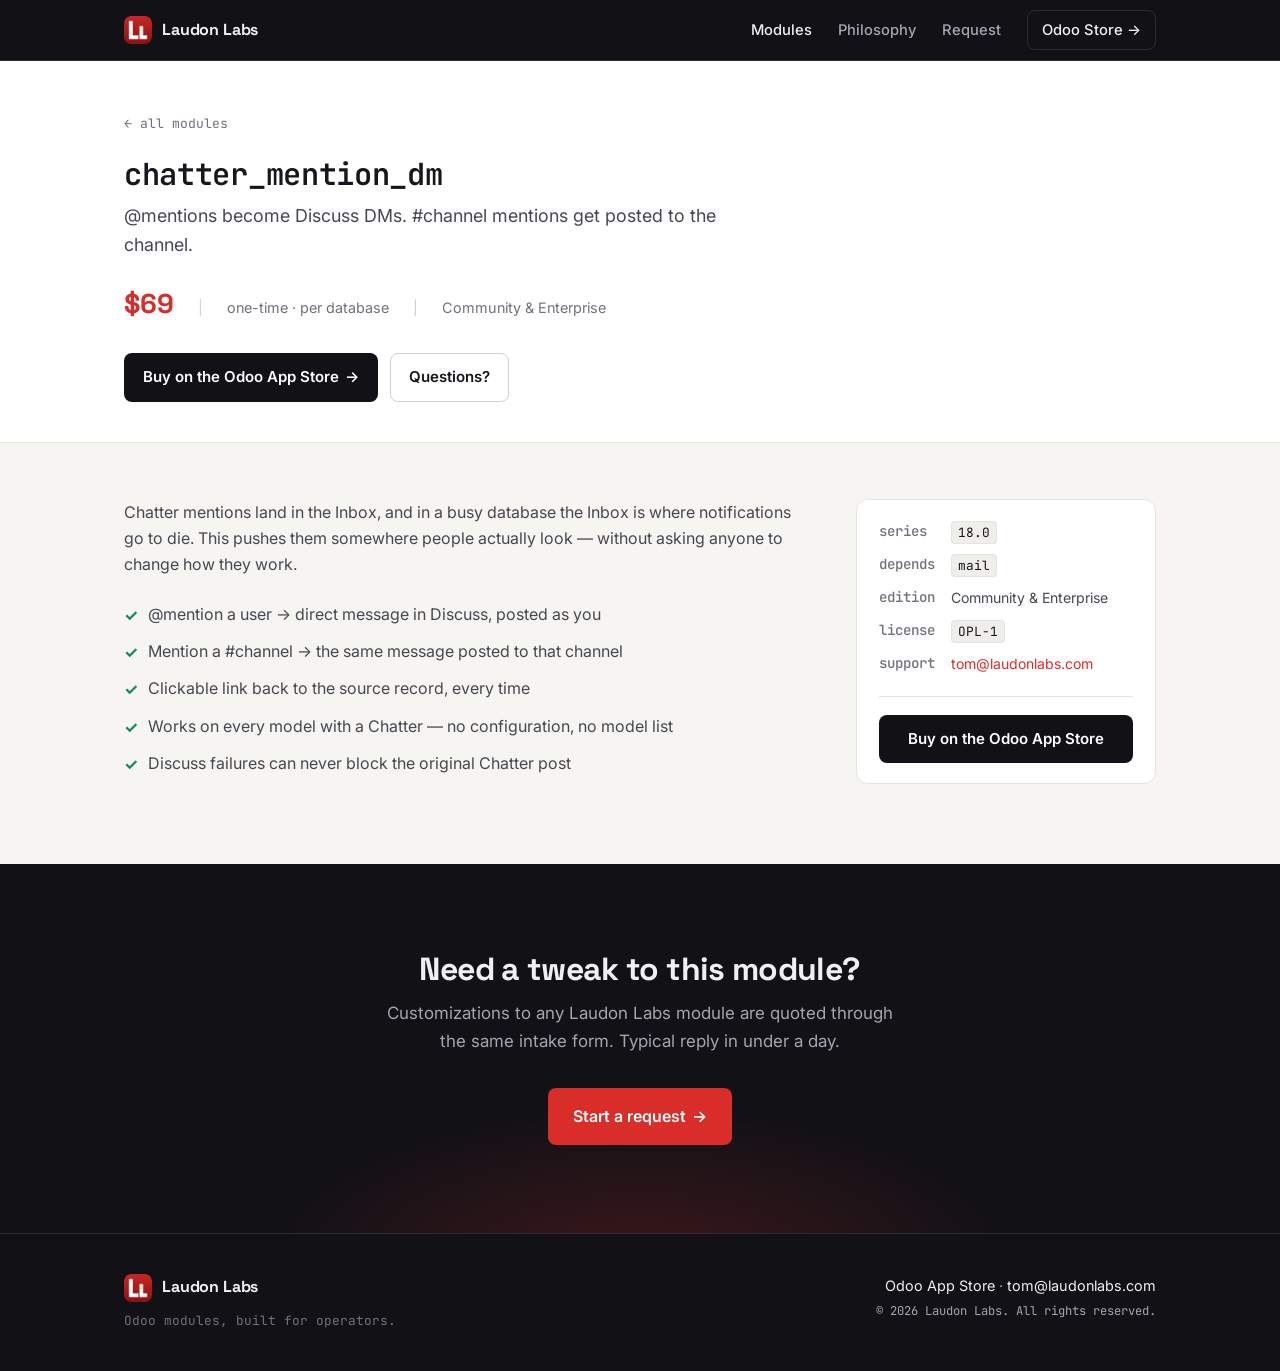
<file: modules/chatter_mention_dm.html>
<!DOCTYPE html>
<html lang="en">
<head>
<meta charset="UTF-8">
<meta name="viewport" content="width=device-width, initial-scale=1.0">
<title>chatter_mention_dm &middot; Laudon Labs</title>
<meta name="description" content="@mentions become Discuss DMs. #channel mentions get posted to the channel. An Odoo 18 module by Laudon Labs.">
<meta name="theme-color" content="#f6f5f2">
<meta property="og:title" content="chatter_mention_dm &middot; Laudon Labs">
<meta property="og:description" content="@mentions become Discuss DMs. #channel mentions get posted to the channel. An Odoo 18 module by Laudon Labs.">
<meta property="og:image" content="/logo-mark.png">
<link rel="icon" href="/logo-mark.png?v=2" type="image/png">
<link rel="apple-touch-icon" href="/logo-mark.png?v=2">
<link rel="preconnect" href="https://fonts.googleapis.com">
<link rel="preconnect" href="https://fonts.gstatic.com" crossorigin>
<link href="https://fonts.googleapis.com/css2?family=Inter:wght@400;500;600;700&family=Space+Grotesk:wght@500;600;700&family=JetBrains+Mono:wght@400;500;600&display=swap" rel="stylesheet">
<link rel="stylesheet" href="/styles.css">
</head>
<body>

<nav class="nav">
  <div class="container nav-inner">
    <a href="/" class="brand">
      <img src="/logo-mark.png" alt="Laudon Labs" class="brand-mark">
      <span class="brand-name">Laudon Labs</span>
    </a>
    <div class="nav-links">
      <a href="/#modules" class="active">Modules</a>
      <a href="/#philosophy">Philosophy</a>
      <a href="/request.html">Request</a>
      <a href="https://apps.odoo.com/apps/modules/browse?author=Laudon+Labs" target="_blank" rel="noopener" class="nav-cta">Odoo Store <span class="arrow">&rarr;</span></a>
    </div>
  </div>
</nav>

<header class="detail-hero">
  <div class="container">
    <a href="/#modules" class="breadcrumb">&larr; all modules</a>
    <h1>chatter_mention_dm</h1>
    <p class="detail-tagline">@mentions become Discuss DMs. #channel mentions get posted to the channel.</p>
    <div class="detail-meta">
      <span class="detail-price">$69</span>
      <span class="sep">|</span>
      <span>one-time &middot; per database</span>
      <span class="sep">|</span>
      <span>Community &amp; Enterprise</span>
    </div>
    <div class="cta-row" style="margin-bottom:0">
      <a href="https://apps.odoo.com/apps/modules/18.0/chatter_mention_dm" target="_blank" rel="noopener" class="btn btn-primary">Buy on the Odoo App Store <span class="arrow">&rarr;</span></a>
      <a href="mailto:tom@laudonlabs.com?subject=chatter_mention_dm" class="btn btn-ghost">Questions?</a>
    </div>
  </div>
</header>

<section class="detail-section">
  <div class="container">
    <div class="detail-grid">
      <div class="detail-body">
        <p>Chatter mentions land in the Inbox, and in a busy database the Inbox
is where notifications go to die. This pushes them somewhere people actually look
&mdash; without asking anyone to change how they work.</p>
        <ul class="bullet-list">
          <li><span>&#10003;</span> @mention a user &rarr; direct message in Discuss, posted as you</li>
          <li><span>&#10003;</span> Mention a #channel &rarr; the same message posted to that channel</li>
          <li><span>&#10003;</span> Clickable link back to the source record, every time</li>
          <li><span>&#10003;</span> Works on every model with a Chatter &mdash; no configuration, no model list</li>
          <li><span>&#10003;</span> Discuss failures can never block the original Chatter post</li>
        </ul>

      </div>
      <aside class="spec-card">
        <dl>
          <dt>series</dt><dd><code>18.0</code></dd>
          <dt>depends</dt><dd><code>mail</code></dd>
          <dt>edition</dt><dd>Community &amp; Enterprise</dd>
          <dt>license</dt><dd><code>OPL-1</code></dd>
          <dt>support</dt><dd><a href="mailto:tom@laudonlabs.com">tom@laudonlabs.com</a></dd>
        </dl>
        <div class="spec-actions">
          <a href="https://apps.odoo.com/apps/modules/18.0/chatter_mention_dm" target="_blank" rel="noopener" class="btn btn-primary">Buy on the Odoo App Store</a>
        </div>
      </aside>
    </div>
  </div>
</section>

<section class="section-cta">
  <div class="container">
    <h2>Need a tweak to this module?</h2>
    <p>Customizations to any Laudon Labs module are quoted through the same
    intake form. Typical reply in under a day.</p>
    <a href="/request.html" class="btn btn-primary btn-lg">Start a request <span class="arrow">&rarr;</span></a>
  </div>
</section>

<footer class="site-footer">
  <div class="container footer-inner">
    <div class="footer-left">
      <a href="/" class="brand">
        <img src="/logo-mark.png" alt="" class="brand-mark">
        <span class="brand-name">Laudon Labs</span>
      </a>
      <p class="footer-tagline">Odoo modules, built for operators.</p>
    </div>
    <div class="footer-right">
      <p>
        <a href="https://apps.odoo.com/apps/modules/browse?author=Laudon+Labs" target="_blank" rel="noopener">Odoo App Store</a>
        &middot;
        <a href="mailto:tom@laudonlabs.com">tom@laudonlabs.com</a>
      </p>
      <p class="copyright">&copy; <span id="year"></span> Laudon Labs. All rights reserved.</p>
    </div>
  </div>
</footer>

<script>
  document.getElementById('year').textContent = new Date().getFullYear();
</script>

</body>
</html>
</file>
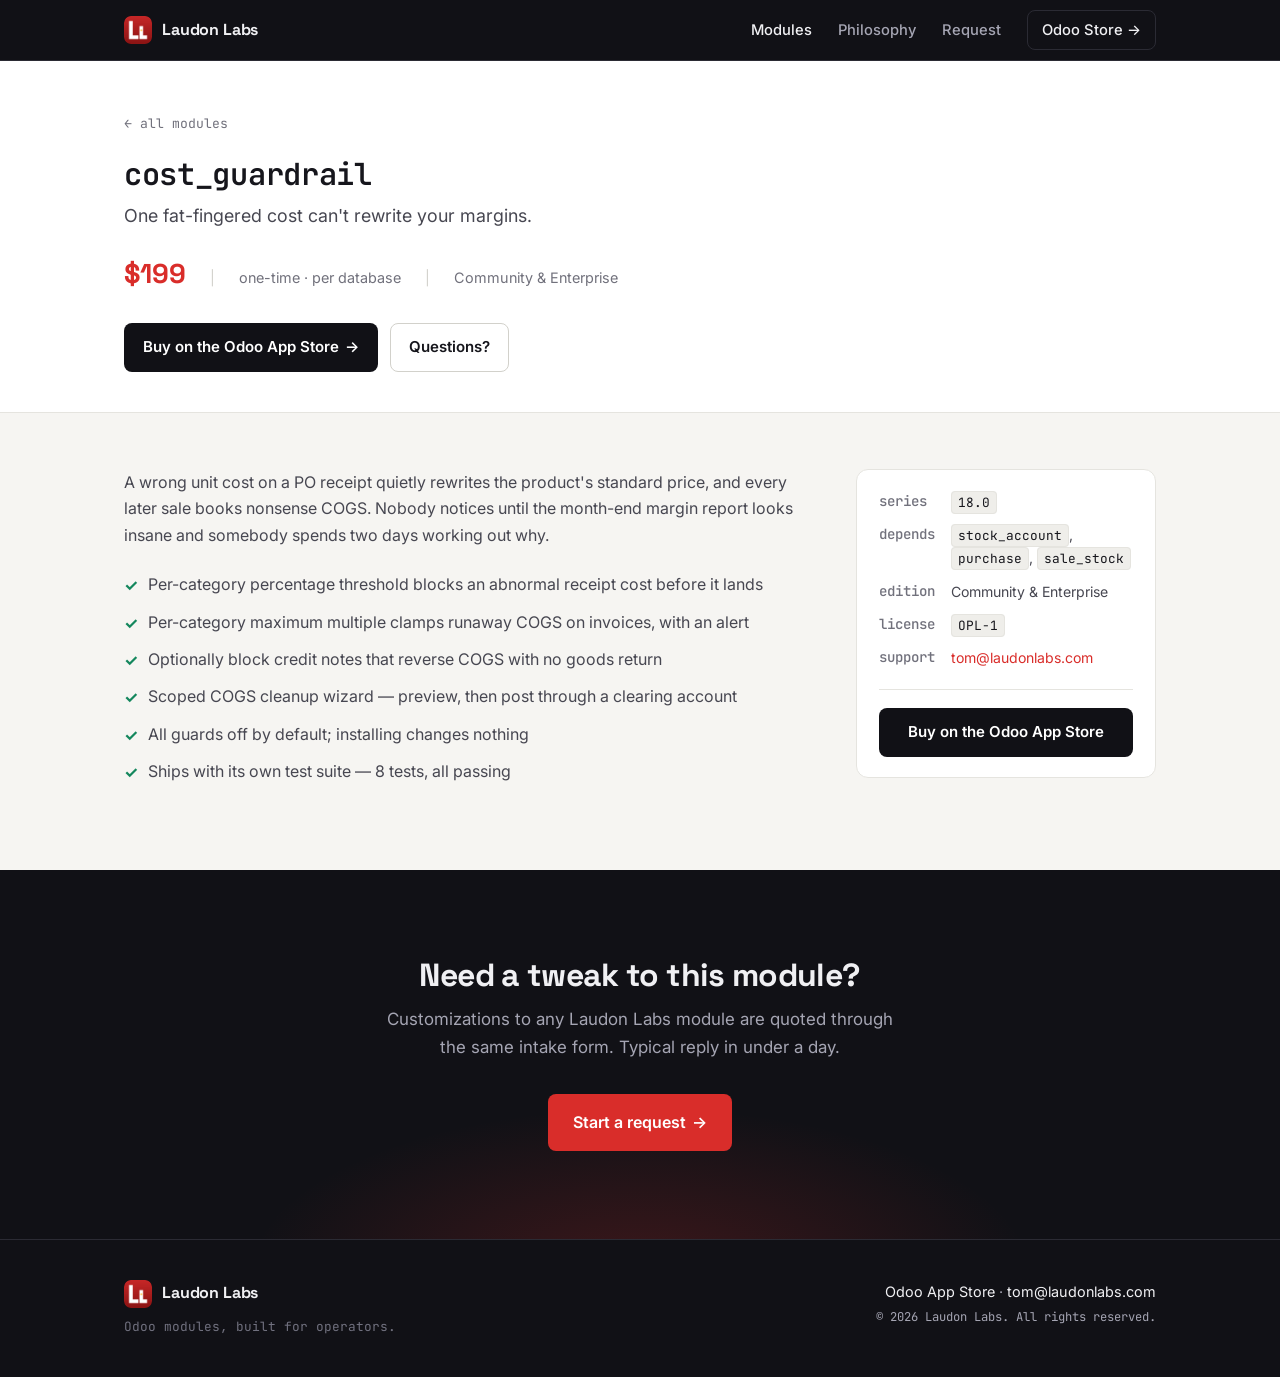
<file: modules/cost_guardrail.html>
<!DOCTYPE html>
<html lang="en">
<head>
<meta charset="UTF-8">
<meta name="viewport" content="width=device-width, initial-scale=1.0">
<title>cost_guardrail &middot; Laudon Labs</title>
<meta name="description" content="One fat-fingered cost can't rewrite your margins. An Odoo 18 module by Laudon Labs.">
<meta name="theme-color" content="#f6f5f2">
<meta property="og:title" content="cost_guardrail &middot; Laudon Labs">
<meta property="og:description" content="One fat-fingered cost can't rewrite your margins. An Odoo 18 module by Laudon Labs.">
<meta property="og:image" content="/logo-mark.png">
<link rel="icon" href="/logo-mark.png?v=2" type="image/png">
<link rel="apple-touch-icon" href="/logo-mark.png?v=2">
<link rel="preconnect" href="https://fonts.googleapis.com">
<link rel="preconnect" href="https://fonts.gstatic.com" crossorigin>
<link href="https://fonts.googleapis.com/css2?family=Inter:wght@400;500;600;700&family=Space+Grotesk:wght@500;600;700&family=JetBrains+Mono:wght@400;500;600&display=swap" rel="stylesheet">
<link rel="stylesheet" href="/styles.css">
</head>
<body>

<nav class="nav">
  <div class="container nav-inner">
    <a href="/" class="brand">
      <img src="/logo-mark.png" alt="Laudon Labs" class="brand-mark">
      <span class="brand-name">Laudon Labs</span>
    </a>
    <div class="nav-links">
      <a href="/#modules" class="active">Modules</a>
      <a href="/#philosophy">Philosophy</a>
      <a href="/request.html">Request</a>
      <a href="https://apps.odoo.com/apps/modules/browse?author=Laudon+Labs" target="_blank" rel="noopener" class="nav-cta">Odoo Store <span class="arrow">&rarr;</span></a>
    </div>
  </div>
</nav>

<header class="detail-hero">
  <div class="container">
    <a href="/#modules" class="breadcrumb">&larr; all modules</a>
    <h1>cost_guardrail</h1>
    <p class="detail-tagline">One fat-fingered cost can't rewrite your margins.</p>
    <div class="detail-meta">
      <span class="detail-price">$199</span>
      <span class="sep">|</span>
      <span>one-time &middot; per database</span>
      <span class="sep">|</span>
      <span>Community &amp; Enterprise</span>
    </div>
    <div class="cta-row" style="margin-bottom:0">
      <a href="https://apps.odoo.com/apps/modules/18.0/cost_guardrail" target="_blank" rel="noopener" class="btn btn-primary">Buy on the Odoo App Store <span class="arrow">&rarr;</span></a>
      <a href="mailto:tom@laudonlabs.com?subject=cost_guardrail" class="btn btn-ghost">Questions?</a>
    </div>
  </div>
</header>

<section class="detail-section">
  <div class="container">
    <div class="detail-grid">
      <div class="detail-body">
        <p>A wrong unit cost on a PO receipt quietly rewrites the product's
standard price, and every later sale books nonsense COGS. Nobody notices until the
month-end margin report looks insane and somebody spends two days working out why.</p>
        <ul class="bullet-list">
          <li><span>&#10003;</span> Per-category percentage threshold blocks an abnormal receipt cost before it lands</li>
          <li><span>&#10003;</span> Per-category maximum multiple clamps runaway COGS on invoices, with an alert</li>
          <li><span>&#10003;</span> Optionally block credit notes that reverse COGS with no goods return</li>
          <li><span>&#10003;</span> Scoped COGS cleanup wizard &mdash; preview, then post through a clearing account</li>
          <li><span>&#10003;</span> All guards off by default; installing changes nothing</li>
          <li><span>&#10003;</span> Ships with its own test suite &mdash; 8 tests, all passing</li>
        </ul>

      </div>
      <aside class="spec-card">
        <dl>
          <dt>series</dt><dd><code>18.0</code></dd>
          <dt>depends</dt><dd><code>stock_account</code>, <code>purchase</code>, <code>sale_stock</code></dd>
          <dt>edition</dt><dd>Community &amp; Enterprise</dd>
          <dt>license</dt><dd><code>OPL-1</code></dd>
          <dt>support</dt><dd><a href="mailto:tom@laudonlabs.com">tom@laudonlabs.com</a></dd>
        </dl>
        <div class="spec-actions">
          <a href="https://apps.odoo.com/apps/modules/18.0/cost_guardrail" target="_blank" rel="noopener" class="btn btn-primary">Buy on the Odoo App Store</a>
        </div>
      </aside>
    </div>
  </div>
</section>

<section class="section-cta">
  <div class="container">
    <h2>Need a tweak to this module?</h2>
    <p>Customizations to any Laudon Labs module are quoted through the same
    intake form. Typical reply in under a day.</p>
    <a href="/request.html" class="btn btn-primary btn-lg">Start a request <span class="arrow">&rarr;</span></a>
  </div>
</section>

<footer class="site-footer">
  <div class="container footer-inner">
    <div class="footer-left">
      <a href="/" class="brand">
        <img src="/logo-mark.png" alt="" class="brand-mark">
        <span class="brand-name">Laudon Labs</span>
      </a>
      <p class="footer-tagline">Odoo modules, built for operators.</p>
    </div>
    <div class="footer-right">
      <p>
        <a href="https://apps.odoo.com/apps/modules/browse?author=Laudon+Labs" target="_blank" rel="noopener">Odoo App Store</a>
        &middot;
        <a href="mailto:tom@laudonlabs.com">tom@laudonlabs.com</a>
      </p>
      <p class="copyright">&copy; <span id="year"></span> Laudon Labs. All rights reserved.</p>
    </div>
  </div>
</footer>

<script>
  document.getElementById('year').textContent = new Date().getFullYear();
</script>

</body>
</html>
</file>
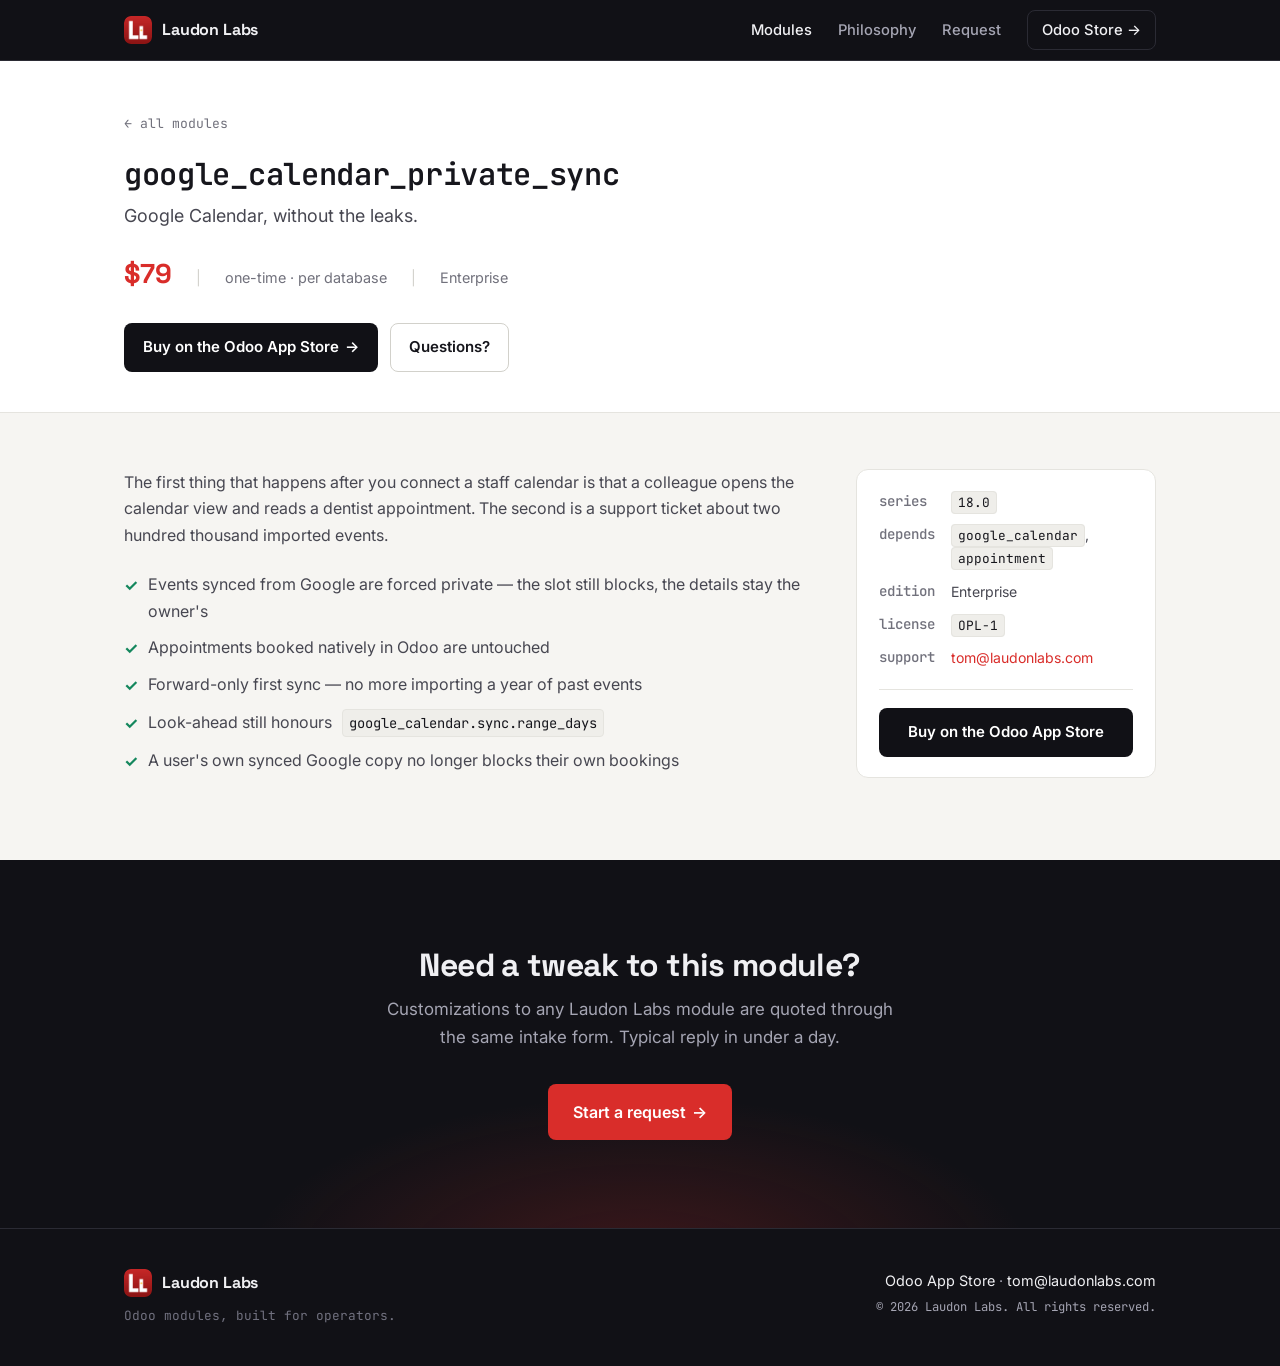
<file: modules/google_calendar_private_sync.html>
<!DOCTYPE html>
<html lang="en">
<head>
<meta charset="UTF-8">
<meta name="viewport" content="width=device-width, initial-scale=1.0">
<title>google_calendar_private_sync &middot; Laudon Labs</title>
<meta name="description" content="Google Calendar, without the leaks. An Odoo 18 module by Laudon Labs.">
<meta name="theme-color" content="#f6f5f2">
<meta property="og:title" content="google_calendar_private_sync &middot; Laudon Labs">
<meta property="og:description" content="Google Calendar, without the leaks. An Odoo 18 module by Laudon Labs.">
<meta property="og:image" content="/logo-mark.png">
<link rel="icon" href="/logo-mark.png?v=2" type="image/png">
<link rel="apple-touch-icon" href="/logo-mark.png?v=2">
<link rel="preconnect" href="https://fonts.googleapis.com">
<link rel="preconnect" href="https://fonts.gstatic.com" crossorigin>
<link href="https://fonts.googleapis.com/css2?family=Inter:wght@400;500;600;700&family=Space+Grotesk:wght@500;600;700&family=JetBrains+Mono:wght@400;500;600&display=swap" rel="stylesheet">
<link rel="stylesheet" href="/styles.css">
</head>
<body>

<nav class="nav">
  <div class="container nav-inner">
    <a href="/" class="brand">
      <img src="/logo-mark.png" alt="Laudon Labs" class="brand-mark">
      <span class="brand-name">Laudon Labs</span>
    </a>
    <div class="nav-links">
      <a href="/#modules" class="active">Modules</a>
      <a href="/#philosophy">Philosophy</a>
      <a href="/request.html">Request</a>
      <a href="https://apps.odoo.com/apps/modules/browse?author=Laudon+Labs" target="_blank" rel="noopener" class="nav-cta">Odoo Store <span class="arrow">&rarr;</span></a>
    </div>
  </div>
</nav>

<header class="detail-hero">
  <div class="container">
    <a href="/#modules" class="breadcrumb">&larr; all modules</a>
    <h1>google_calendar_private_sync</h1>
    <p class="detail-tagline">Google Calendar, without the leaks.</p>
    <div class="detail-meta">
      <span class="detail-price">$79</span>
      <span class="sep">|</span>
      <span>one-time &middot; per database</span>
      <span class="sep">|</span>
      <span>Enterprise</span>
    </div>
    <div class="cta-row" style="margin-bottom:0">
      <a href="https://apps.odoo.com/apps/modules/18.0/google_calendar_private_sync" target="_blank" rel="noopener" class="btn btn-primary">Buy on the Odoo App Store <span class="arrow">&rarr;</span></a>
      <a href="mailto:tom@laudonlabs.com?subject=google_calendar_private_sync" class="btn btn-ghost">Questions?</a>
    </div>
  </div>
</header>

<section class="detail-section">
  <div class="container">
    <div class="detail-grid">
      <div class="detail-body">
        <p>The first thing that happens after you connect a staff calendar is
that a colleague opens the calendar view and reads a dentist appointment. The second
is a support ticket about two hundred thousand imported events.</p>
        <ul class="bullet-list">
          <li><span>&#10003;</span> Events synced from Google are forced private &mdash; the slot still blocks, the details stay the owner's</li>
          <li><span>&#10003;</span> Appointments booked natively in Odoo are untouched</li>
          <li><span>&#10003;</span> Forward-only first sync &mdash; no more importing a year of past events</li>
          <li><span>&#10003;</span> Look-ahead still honours <code>google_calendar.sync.range_days</code></li>
          <li><span>&#10003;</span> A user's own synced Google copy no longer blocks their own bookings</li>
        </ul>

      </div>
      <aside class="spec-card">
        <dl>
          <dt>series</dt><dd><code>18.0</code></dd>
          <dt>depends</dt><dd><code>google_calendar</code>, <code>appointment</code></dd>
          <dt>edition</dt><dd>Enterprise</dd>
          <dt>license</dt><dd><code>OPL-1</code></dd>
          <dt>support</dt><dd><a href="mailto:tom@laudonlabs.com">tom@laudonlabs.com</a></dd>
        </dl>
        <div class="spec-actions">
          <a href="https://apps.odoo.com/apps/modules/18.0/google_calendar_private_sync" target="_blank" rel="noopener" class="btn btn-primary">Buy on the Odoo App Store</a>
        </div>
      </aside>
    </div>
  </div>
</section>

<section class="section-cta">
  <div class="container">
    <h2>Need a tweak to this module?</h2>
    <p>Customizations to any Laudon Labs module are quoted through the same
    intake form. Typical reply in under a day.</p>
    <a href="/request.html" class="btn btn-primary btn-lg">Start a request <span class="arrow">&rarr;</span></a>
  </div>
</section>

<footer class="site-footer">
  <div class="container footer-inner">
    <div class="footer-left">
      <a href="/" class="brand">
        <img src="/logo-mark.png" alt="" class="brand-mark">
        <span class="brand-name">Laudon Labs</span>
      </a>
      <p class="footer-tagline">Odoo modules, built for operators.</p>
    </div>
    <div class="footer-right">
      <p>
        <a href="https://apps.odoo.com/apps/modules/browse?author=Laudon+Labs" target="_blank" rel="noopener">Odoo App Store</a>
        &middot;
        <a href="mailto:tom@laudonlabs.com">tom@laudonlabs.com</a>
      </p>
      <p class="copyright">&copy; <span id="year"></span> Laudon Labs. All rights reserved.</p>
    </div>
  </div>
</footer>

<script>
  document.getElementById('year').textContent = new Date().getFullYear();
</script>

</body>
</html>
</file>
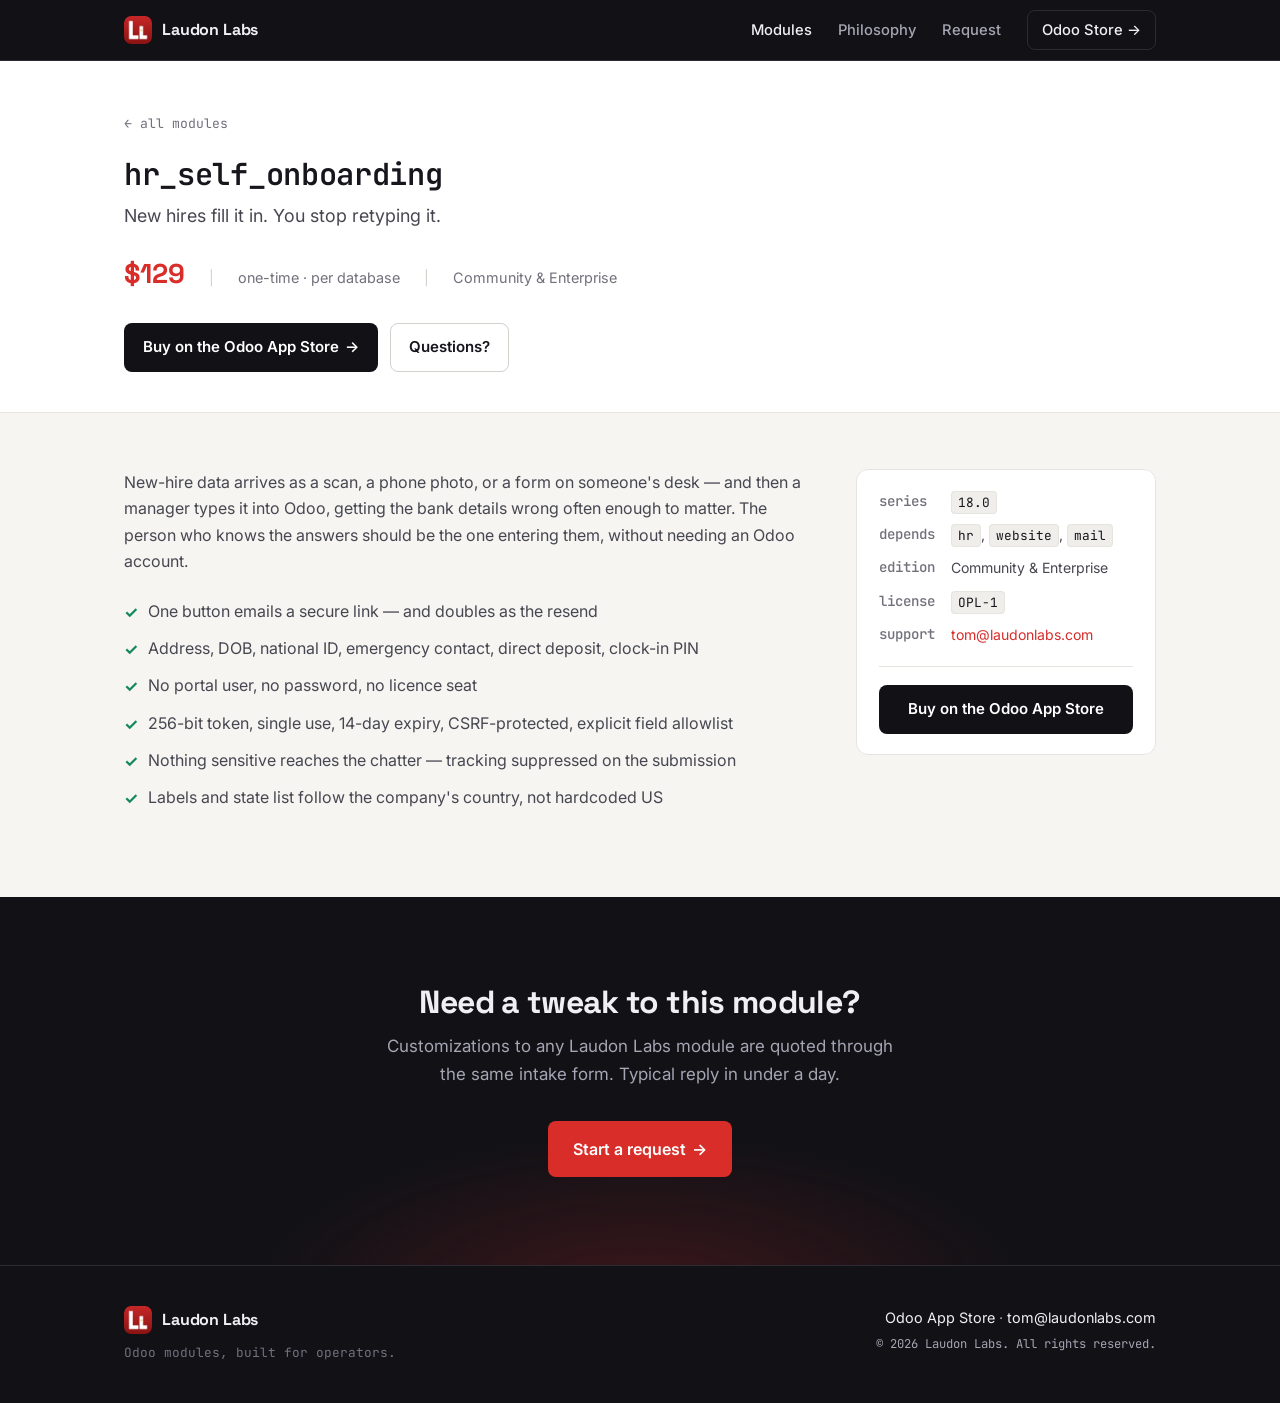
<file: modules/hr_self_onboarding.html>
<!DOCTYPE html>
<html lang="en">
<head>
<meta charset="UTF-8">
<meta name="viewport" content="width=device-width, initial-scale=1.0">
<title>hr_self_onboarding &middot; Laudon Labs</title>
<meta name="description" content="New hires fill it in. You stop retyping it. An Odoo 18 module by Laudon Labs.">
<meta name="theme-color" content="#f6f5f2">
<meta property="og:title" content="hr_self_onboarding &middot; Laudon Labs">
<meta property="og:description" content="New hires fill it in. You stop retyping it. An Odoo 18 module by Laudon Labs.">
<meta property="og:image" content="/logo-mark.png">
<link rel="icon" href="/logo-mark.png?v=2" type="image/png">
<link rel="apple-touch-icon" href="/logo-mark.png?v=2">
<link rel="preconnect" href="https://fonts.googleapis.com">
<link rel="preconnect" href="https://fonts.gstatic.com" crossorigin>
<link href="https://fonts.googleapis.com/css2?family=Inter:wght@400;500;600;700&family=Space+Grotesk:wght@500;600;700&family=JetBrains+Mono:wght@400;500;600&display=swap" rel="stylesheet">
<link rel="stylesheet" href="/styles.css">
</head>
<body>

<nav class="nav">
  <div class="container nav-inner">
    <a href="/" class="brand">
      <img src="/logo-mark.png" alt="Laudon Labs" class="brand-mark">
      <span class="brand-name">Laudon Labs</span>
    </a>
    <div class="nav-links">
      <a href="/#modules" class="active">Modules</a>
      <a href="/#philosophy">Philosophy</a>
      <a href="/request.html">Request</a>
      <a href="https://apps.odoo.com/apps/modules/browse?author=Laudon+Labs" target="_blank" rel="noopener" class="nav-cta">Odoo Store <span class="arrow">&rarr;</span></a>
    </div>
  </div>
</nav>

<header class="detail-hero">
  <div class="container">
    <a href="/#modules" class="breadcrumb">&larr; all modules</a>
    <h1>hr_self_onboarding</h1>
    <p class="detail-tagline">New hires fill it in. You stop retyping it.</p>
    <div class="detail-meta">
      <span class="detail-price">$129</span>
      <span class="sep">|</span>
      <span>one-time &middot; per database</span>
      <span class="sep">|</span>
      <span>Community &amp; Enterprise</span>
    </div>
    <div class="cta-row" style="margin-bottom:0">
      <a href="https://apps.odoo.com/apps/modules/18.0/hr_self_onboarding" target="_blank" rel="noopener" class="btn btn-primary">Buy on the Odoo App Store <span class="arrow">&rarr;</span></a>
      <a href="mailto:tom@laudonlabs.com?subject=hr_self_onboarding" class="btn btn-ghost">Questions?</a>
    </div>
  </div>
</header>

<section class="detail-section">
  <div class="container">
    <div class="detail-grid">
      <div class="detail-body">
        <p>New-hire data arrives as a scan, a phone photo, or a form on someone's
desk &mdash; and then a manager types it into Odoo, getting the bank details wrong often
enough to matter. The person who knows the answers should be the one entering them,
without needing an Odoo account.</p>
        <ul class="bullet-list">
          <li><span>&#10003;</span> One button emails a secure link &mdash; and doubles as the resend</li>
          <li><span>&#10003;</span> Address, DOB, national ID, emergency contact, direct deposit, clock-in PIN</li>
          <li><span>&#10003;</span> No portal user, no password, no licence seat</li>
          <li><span>&#10003;</span> 256-bit token, single use, 14-day expiry, CSRF-protected, explicit field allowlist</li>
          <li><span>&#10003;</span> Nothing sensitive reaches the chatter &mdash; tracking suppressed on the submission</li>
          <li><span>&#10003;</span> Labels and state list follow the company's country, not hardcoded US</li>
        </ul>

      </div>
      <aside class="spec-card">
        <dl>
          <dt>series</dt><dd><code>18.0</code></dd>
          <dt>depends</dt><dd><code>hr</code>, <code>website</code>, <code>mail</code></dd>
          <dt>edition</dt><dd>Community &amp; Enterprise</dd>
          <dt>license</dt><dd><code>OPL-1</code></dd>
          <dt>support</dt><dd><a href="mailto:tom@laudonlabs.com">tom@laudonlabs.com</a></dd>
        </dl>
        <div class="spec-actions">
          <a href="https://apps.odoo.com/apps/modules/18.0/hr_self_onboarding" target="_blank" rel="noopener" class="btn btn-primary">Buy on the Odoo App Store</a>
        </div>
      </aside>
    </div>
  </div>
</section>

<section class="section-cta">
  <div class="container">
    <h2>Need a tweak to this module?</h2>
    <p>Customizations to any Laudon Labs module are quoted through the same
    intake form. Typical reply in under a day.</p>
    <a href="/request.html" class="btn btn-primary btn-lg">Start a request <span class="arrow">&rarr;</span></a>
  </div>
</section>

<footer class="site-footer">
  <div class="container footer-inner">
    <div class="footer-left">
      <a href="/" class="brand">
        <img src="/logo-mark.png" alt="" class="brand-mark">
        <span class="brand-name">Laudon Labs</span>
      </a>
      <p class="footer-tagline">Odoo modules, built for operators.</p>
    </div>
    <div class="footer-right">
      <p>
        <a href="https://apps.odoo.com/apps/modules/browse?author=Laudon+Labs" target="_blank" rel="noopener">Odoo App Store</a>
        &middot;
        <a href="mailto:tom@laudonlabs.com">tom@laudonlabs.com</a>
      </p>
      <p class="copyright">&copy; <span id="year"></span> Laudon Labs. All rights reserved.</p>
    </div>
  </div>
</footer>

<script>
  document.getElementById('year').textContent = new Date().getFullYear();
</script>

</body>
</html>
</file>
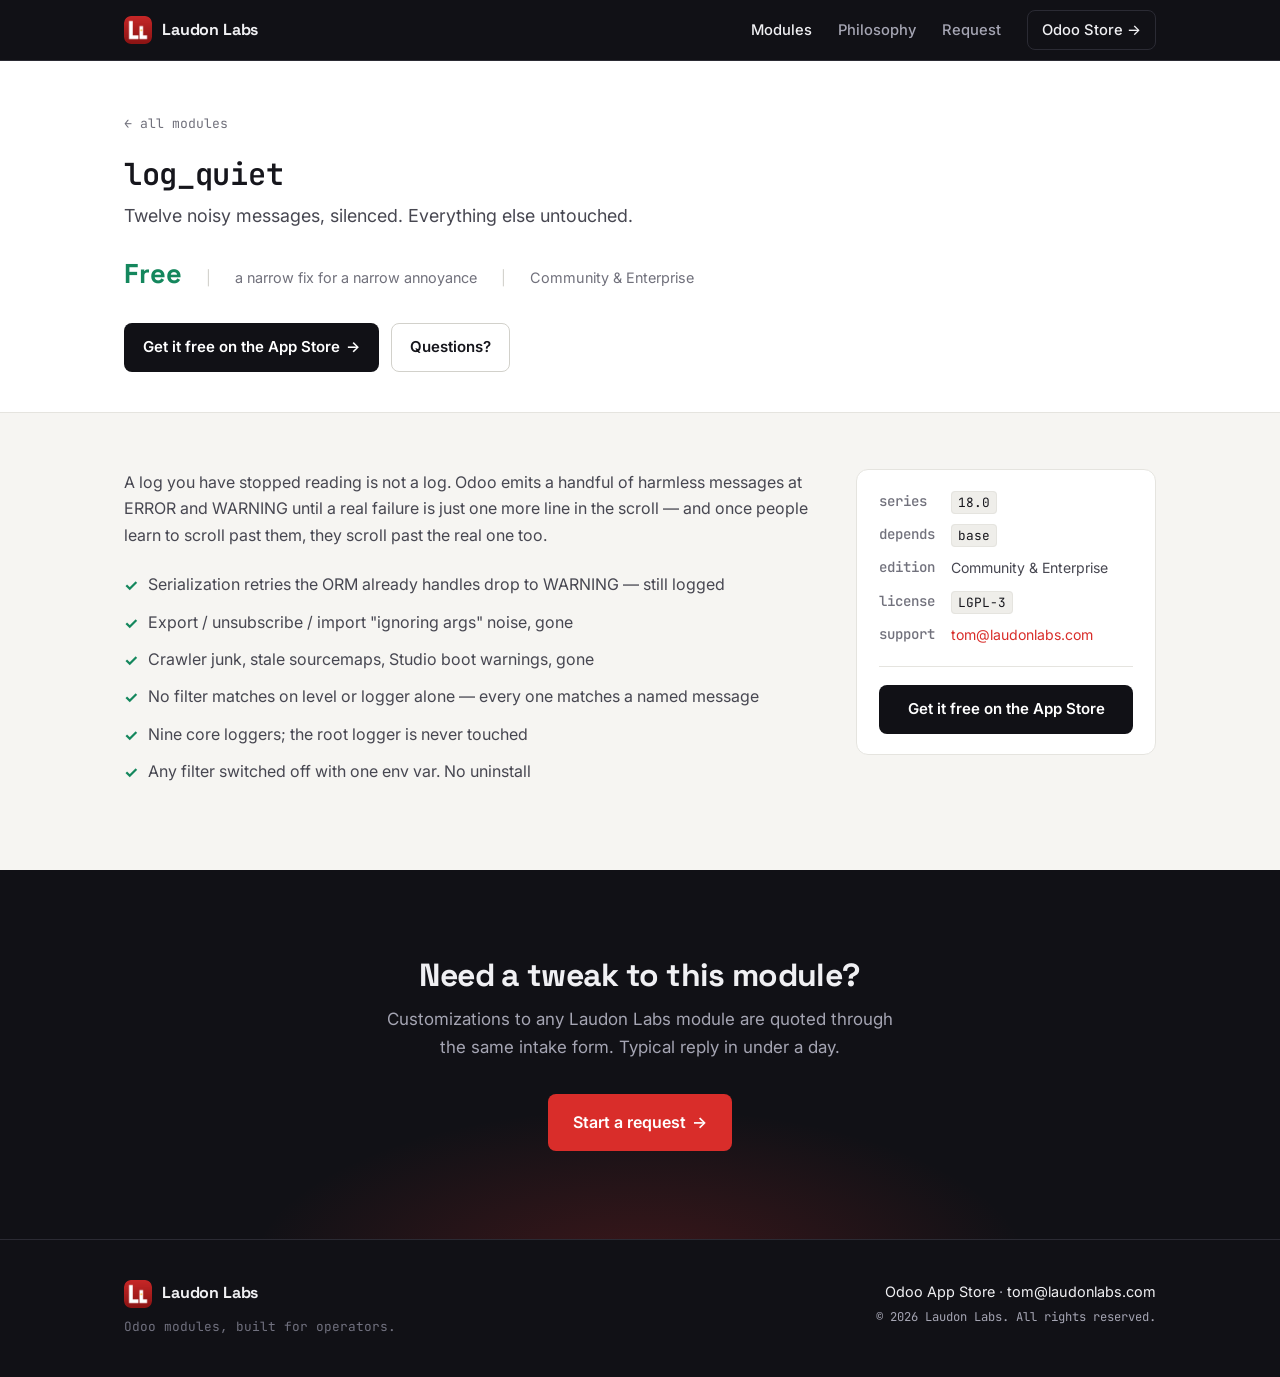
<file: modules/log_quiet.html>
<!DOCTYPE html>
<html lang="en">
<head>
<meta charset="UTF-8">
<meta name="viewport" content="width=device-width, initial-scale=1.0">
<title>log_quiet &middot; Laudon Labs</title>
<meta name="description" content="Twelve noisy messages, silenced. Everything else untouched. An Odoo 18 module by Laudon Labs.">
<meta name="theme-color" content="#f6f5f2">
<meta property="og:title" content="log_quiet &middot; Laudon Labs">
<meta property="og:description" content="Twelve noisy messages, silenced. Everything else untouched. An Odoo 18 module by Laudon Labs.">
<meta property="og:image" content="/logo-mark.png">
<link rel="icon" href="/logo-mark.png?v=2" type="image/png">
<link rel="apple-touch-icon" href="/logo-mark.png?v=2">
<link rel="preconnect" href="https://fonts.googleapis.com">
<link rel="preconnect" href="https://fonts.gstatic.com" crossorigin>
<link href="https://fonts.googleapis.com/css2?family=Inter:wght@400;500;600;700&family=Space+Grotesk:wght@500;600;700&family=JetBrains+Mono:wght@400;500;600&display=swap" rel="stylesheet">
<link rel="stylesheet" href="/styles.css">
</head>
<body>

<nav class="nav">
  <div class="container nav-inner">
    <a href="/" class="brand">
      <img src="/logo-mark.png" alt="Laudon Labs" class="brand-mark">
      <span class="brand-name">Laudon Labs</span>
    </a>
    <div class="nav-links">
      <a href="/#modules" class="active">Modules</a>
      <a href="/#philosophy">Philosophy</a>
      <a href="/request.html">Request</a>
      <a href="https://apps.odoo.com/apps/modules/browse?author=Laudon+Labs" target="_blank" rel="noopener" class="nav-cta">Odoo Store <span class="arrow">&rarr;</span></a>
    </div>
  </div>
</nav>

<header class="detail-hero">
  <div class="container">
    <a href="/#modules" class="breadcrumb">&larr; all modules</a>
    <h1>log_quiet</h1>
    <p class="detail-tagline">Twelve noisy messages, silenced. Everything else untouched.</p>
    <div class="detail-meta">
      <span class="detail-price free">Free</span>
      <span class="sep">|</span>
      <span>a narrow fix for a narrow annoyance</span>
      <span class="sep">|</span>
      <span>Community &amp; Enterprise</span>
    </div>
    <div class="cta-row" style="margin-bottom:0">
      <a href="https://apps.odoo.com/apps/modules/18.0/log_quiet" target="_blank" rel="noopener" class="btn btn-primary">Get it free on the App Store <span class="arrow">&rarr;</span></a>
      <a href="mailto:tom@laudonlabs.com?subject=log_quiet" class="btn btn-ghost">Questions?</a>
    </div>
  </div>
</header>

<section class="detail-section">
  <div class="container">
    <div class="detail-grid">
      <div class="detail-body">
        <p>A log you have stopped reading is not a log. Odoo emits a handful of
harmless messages at ERROR and WARNING until a real failure is just one more line in
the scroll &mdash; and once people learn to scroll past them, they scroll past the
real one too.</p>
        <ul class="bullet-list">
          <li><span>&#10003;</span> Serialization retries the ORM already handles drop to WARNING &mdash; still logged</li>
          <li><span>&#10003;</span> Export / unsubscribe / import &quot;ignoring args&quot; noise, gone</li>
          <li><span>&#10003;</span> Crawler junk, stale sourcemaps, Studio boot warnings, gone</li>
          <li><span>&#10003;</span> No filter matches on level or logger alone &mdash; every one matches a named message</li>
          <li><span>&#10003;</span> Nine core loggers; the root logger is never touched</li>
          <li><span>&#10003;</span> Any filter switched off with one env var. No uninstall</li>
        </ul>

      </div>
      <aside class="spec-card">
        <dl>
          <dt>series</dt><dd><code>18.0</code></dd>
          <dt>depends</dt><dd><code>base</code></dd>
          <dt>edition</dt><dd>Community &amp; Enterprise</dd>
          <dt>license</dt><dd><code>LGPL-3</code></dd>
          <dt>support</dt><dd><a href="mailto:tom@laudonlabs.com">tom@laudonlabs.com</a></dd>
        </dl>
        <div class="spec-actions">
          <a href="https://apps.odoo.com/apps/modules/18.0/log_quiet" target="_blank" rel="noopener" class="btn btn-primary">Get it free on the App Store</a>
        </div>
      </aside>
    </div>
  </div>
</section>

<section class="section-cta">
  <div class="container">
    <h2>Need a tweak to this module?</h2>
    <p>Customizations to any Laudon Labs module are quoted through the same
    intake form. Typical reply in under a day.</p>
    <a href="/request.html" class="btn btn-primary btn-lg">Start a request <span class="arrow">&rarr;</span></a>
  </div>
</section>

<footer class="site-footer">
  <div class="container footer-inner">
    <div class="footer-left">
      <a href="/" class="brand">
        <img src="/logo-mark.png" alt="" class="brand-mark">
        <span class="brand-name">Laudon Labs</span>
      </a>
      <p class="footer-tagline">Odoo modules, built for operators.</p>
    </div>
    <div class="footer-right">
      <p>
        <a href="https://apps.odoo.com/apps/modules/browse?author=Laudon+Labs" target="_blank" rel="noopener">Odoo App Store</a>
        &middot;
        <a href="mailto:tom@laudonlabs.com">tom@laudonlabs.com</a>
      </p>
      <p class="copyright">&copy; <span id="year"></span> Laudon Labs. All rights reserved.</p>
    </div>
  </div>
</footer>

<script>
  document.getElementById('year').textContent = new Date().getFullYear();
</script>

</body>
</html>
</file>
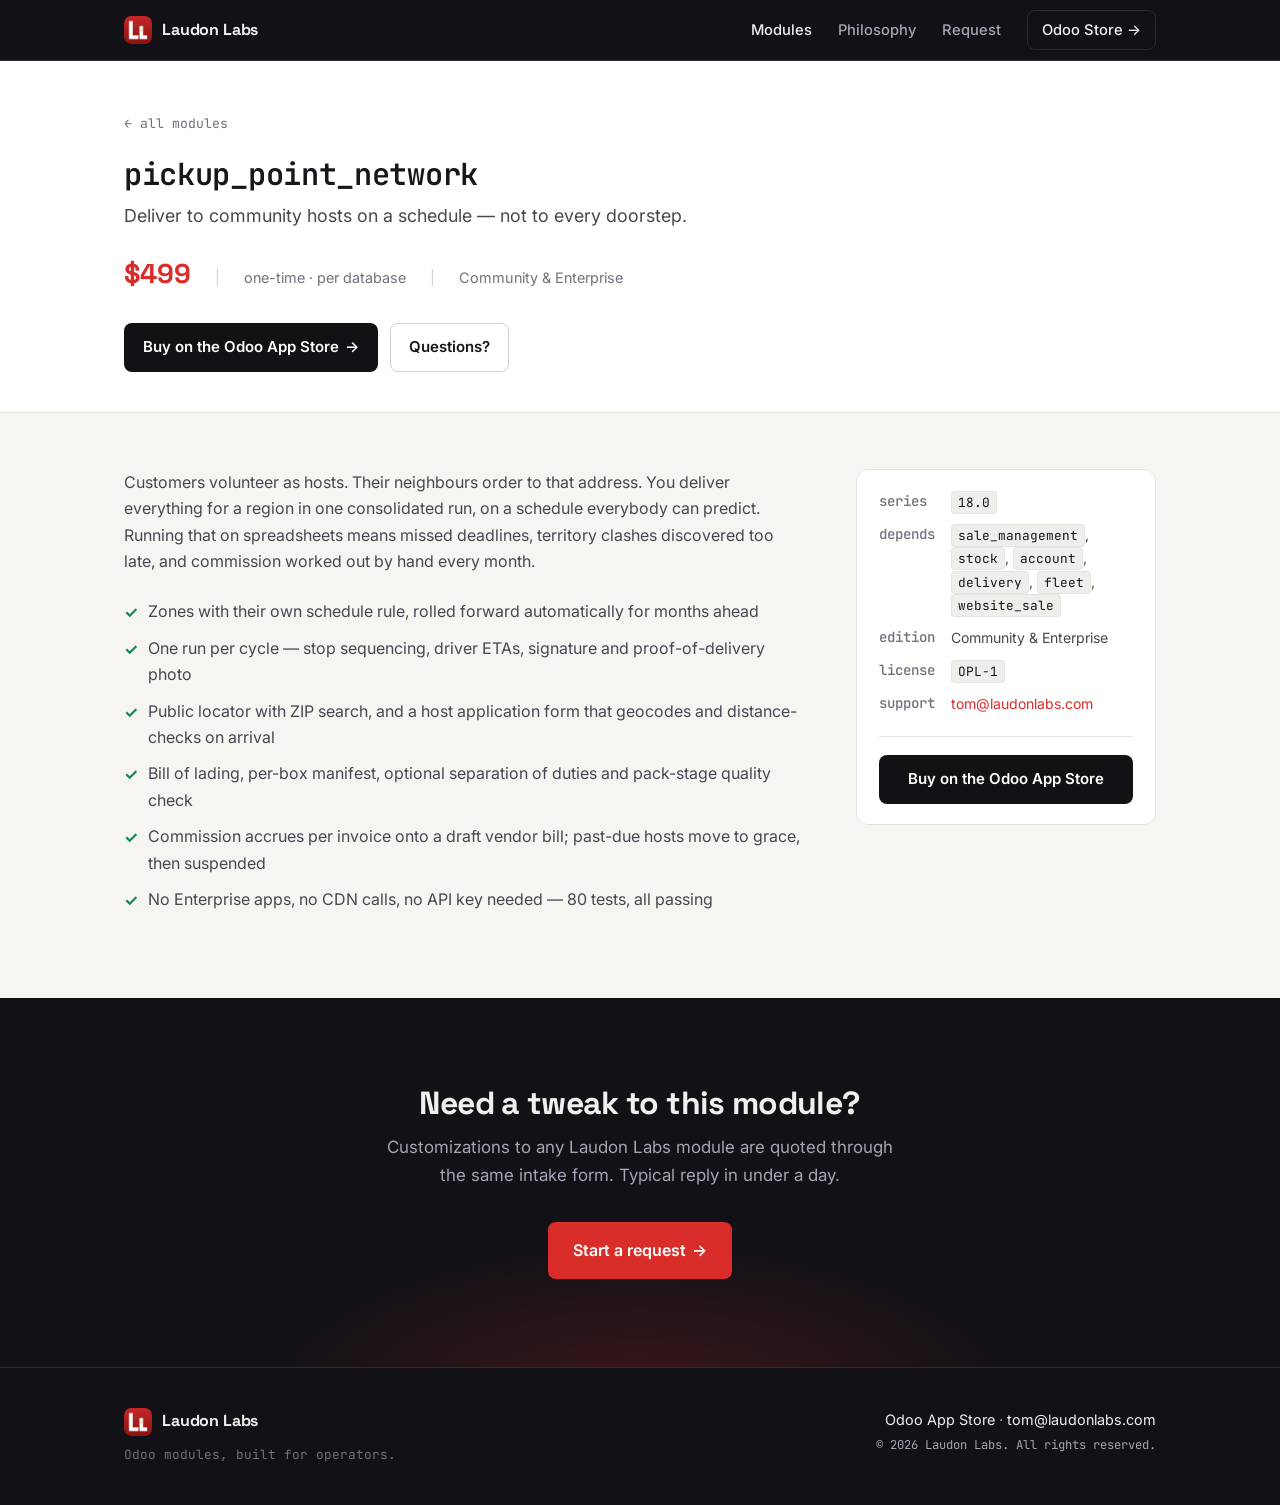
<file: modules/pickup_point_network.html>
<!DOCTYPE html>
<html lang="en">
<head>
<meta charset="UTF-8">
<meta name="viewport" content="width=device-width, initial-scale=1.0">
<title>pickup_point_network &middot; Laudon Labs</title>
<meta name="description" content="Deliver to community hosts on a schedule — not to every doorstep. An Odoo 18 module by Laudon Labs.">
<meta name="theme-color" content="#f6f5f2">
<meta property="og:title" content="pickup_point_network &middot; Laudon Labs">
<meta property="og:description" content="Deliver to community hosts on a schedule — not to every doorstep. An Odoo 18 module by Laudon Labs.">
<meta property="og:image" content="/logo-mark.png">
<link rel="icon" href="/logo-mark.png?v=2" type="image/png">
<link rel="apple-touch-icon" href="/logo-mark.png?v=2">
<link rel="preconnect" href="https://fonts.googleapis.com">
<link rel="preconnect" href="https://fonts.gstatic.com" crossorigin>
<link href="https://fonts.googleapis.com/css2?family=Inter:wght@400;500;600;700&family=Space+Grotesk:wght@500;600;700&family=JetBrains+Mono:wght@400;500;600&display=swap" rel="stylesheet">
<link rel="stylesheet" href="/styles.css">
</head>
<body>

<nav class="nav">
  <div class="container nav-inner">
    <a href="/" class="brand">
      <img src="/logo-mark.png" alt="Laudon Labs" class="brand-mark">
      <span class="brand-name">Laudon Labs</span>
    </a>
    <div class="nav-links">
      <a href="/#modules" class="active">Modules</a>
      <a href="/#philosophy">Philosophy</a>
      <a href="/request.html">Request</a>
      <a href="https://apps.odoo.com/apps/modules/browse?author=Laudon+Labs" target="_blank" rel="noopener" class="nav-cta">Odoo Store <span class="arrow">&rarr;</span></a>
    </div>
  </div>
</nav>

<header class="detail-hero">
  <div class="container">
    <a href="/#modules" class="breadcrumb">&larr; all modules</a>
    <h1>pickup_point_network</h1>
    <p class="detail-tagline">Deliver to community hosts on a schedule &mdash; not to every doorstep.</p>
    <div class="detail-meta">
      <span class="detail-price">$499</span>
      <span class="sep">|</span>
      <span>one-time &middot; per database</span>
      <span class="sep">|</span>
      <span>Community &amp; Enterprise</span>
    </div>
    <div class="cta-row" style="margin-bottom:0">
      <a href="https://apps.odoo.com/apps/modules/18.0/pickup_point_network" target="_blank" rel="noopener" class="btn btn-primary">Buy on the Odoo App Store <span class="arrow">&rarr;</span></a>
      <a href="mailto:tom@laudonlabs.com?subject=pickup_point_network" class="btn btn-ghost">Questions?</a>
    </div>
  </div>
</header>

<section class="detail-section">
  <div class="container">
    <div class="detail-grid">
      <div class="detail-body">
        <p>Customers volunteer as hosts. Their neighbours order to that address.
You deliver everything for a region in one consolidated run, on a schedule everybody
can predict. Running that on spreadsheets means missed deadlines, territory clashes
discovered too late, and commission worked out by hand every month.</p>
        <ul class="bullet-list">
          <li><span>&#10003;</span> Zones with their own schedule rule, rolled forward automatically for months ahead</li>
          <li><span>&#10003;</span> One run per cycle &mdash; stop sequencing, driver ETAs, signature and proof-of-delivery photo</li>
          <li><span>&#10003;</span> Public locator with ZIP search, and a host application form that geocodes and distance-checks on arrival</li>
          <li><span>&#10003;</span> Bill of lading, per-box manifest, optional separation of duties and pack-stage quality check</li>
          <li><span>&#10003;</span> Commission accrues per invoice onto a draft vendor bill; past-due hosts move to grace, then suspended</li>
          <li><span>&#10003;</span> No Enterprise apps, no CDN calls, no API key needed &mdash; 80 tests, all passing</li>
        </ul>

      </div>
      <aside class="spec-card">
        <dl>
          <dt>series</dt><dd><code>18.0</code></dd>
          <dt>depends</dt><dd><code>sale_management</code>, <code>stock</code>, <code>account</code>, <code>delivery</code>, <code>fleet</code>, <code>website_sale</code></dd>
          <dt>edition</dt><dd>Community &amp; Enterprise</dd>
          <dt>license</dt><dd><code>OPL-1</code></dd>
          <dt>support</dt><dd><a href="mailto:tom@laudonlabs.com">tom@laudonlabs.com</a></dd>
        </dl>
        <div class="spec-actions">
          <a href="https://apps.odoo.com/apps/modules/18.0/pickup_point_network" target="_blank" rel="noopener" class="btn btn-primary">Buy on the Odoo App Store</a>
        </div>
      </aside>
    </div>
  </div>
</section>

<section class="section-cta">
  <div class="container">
    <h2>Need a tweak to this module?</h2>
    <p>Customizations to any Laudon Labs module are quoted through the same
    intake form. Typical reply in under a day.</p>
    <a href="/request.html" class="btn btn-primary btn-lg">Start a request <span class="arrow">&rarr;</span></a>
  </div>
</section>

<footer class="site-footer">
  <div class="container footer-inner">
    <div class="footer-left">
      <a href="/" class="brand">
        <img src="/logo-mark.png" alt="" class="brand-mark">
        <span class="brand-name">Laudon Labs</span>
      </a>
      <p class="footer-tagline">Odoo modules, built for operators.</p>
    </div>
    <div class="footer-right">
      <p>
        <a href="https://apps.odoo.com/apps/modules/browse?author=Laudon+Labs" target="_blank" rel="noopener">Odoo App Store</a>
        &middot;
        <a href="mailto:tom@laudonlabs.com">tom@laudonlabs.com</a>
      </p>
      <p class="copyright">&copy; <span id="year"></span> Laudon Labs. All rights reserved.</p>
    </div>
  </div>
</footer>

<script>
  document.getElementById('year').textContent = new Date().getFullYear();
</script>

</body>
</html>
</file>
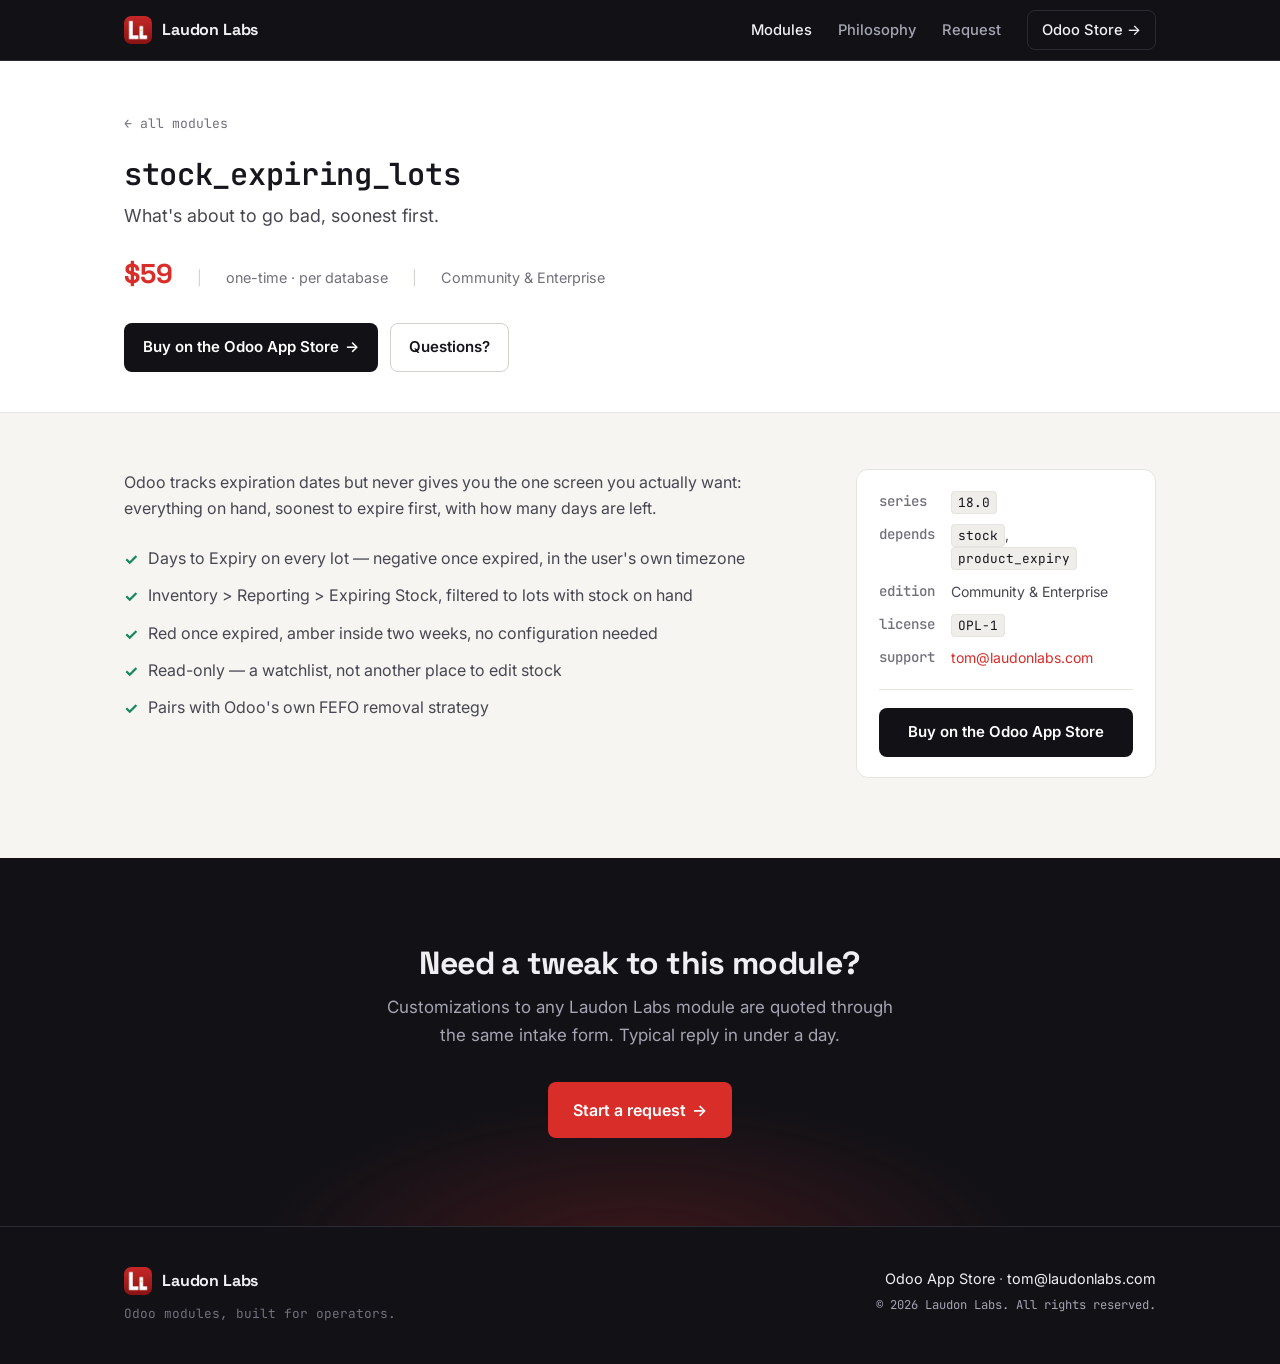
<file: modules/stock_expiring_lots.html>
<!DOCTYPE html>
<html lang="en">
<head>
<meta charset="UTF-8">
<meta name="viewport" content="width=device-width, initial-scale=1.0">
<title>stock_expiring_lots &middot; Laudon Labs</title>
<meta name="description" content="What's about to go bad, soonest first. An Odoo 18 module by Laudon Labs.">
<meta name="theme-color" content="#f6f5f2">
<meta property="og:title" content="stock_expiring_lots &middot; Laudon Labs">
<meta property="og:description" content="What's about to go bad, soonest first. An Odoo 18 module by Laudon Labs.">
<meta property="og:image" content="/logo-mark.png">
<link rel="icon" href="/logo-mark.png?v=2" type="image/png">
<link rel="apple-touch-icon" href="/logo-mark.png?v=2">
<link rel="preconnect" href="https://fonts.googleapis.com">
<link rel="preconnect" href="https://fonts.gstatic.com" crossorigin>
<link href="https://fonts.googleapis.com/css2?family=Inter:wght@400;500;600;700&family=Space+Grotesk:wght@500;600;700&family=JetBrains+Mono:wght@400;500;600&display=swap" rel="stylesheet">
<link rel="stylesheet" href="/styles.css">
</head>
<body>

<nav class="nav">
  <div class="container nav-inner">
    <a href="/" class="brand">
      <img src="/logo-mark.png" alt="Laudon Labs" class="brand-mark">
      <span class="brand-name">Laudon Labs</span>
    </a>
    <div class="nav-links">
      <a href="/#modules" class="active">Modules</a>
      <a href="/#philosophy">Philosophy</a>
      <a href="/request.html">Request</a>
      <a href="https://apps.odoo.com/apps/modules/browse?author=Laudon+Labs" target="_blank" rel="noopener" class="nav-cta">Odoo Store <span class="arrow">&rarr;</span></a>
    </div>
  </div>
</nav>

<header class="detail-hero">
  <div class="container">
    <a href="/#modules" class="breadcrumb">&larr; all modules</a>
    <h1>stock_expiring_lots</h1>
    <p class="detail-tagline">What's about to go bad, soonest first.</p>
    <div class="detail-meta">
      <span class="detail-price">$59</span>
      <span class="sep">|</span>
      <span>one-time &middot; per database</span>
      <span class="sep">|</span>
      <span>Community &amp; Enterprise</span>
    </div>
    <div class="cta-row" style="margin-bottom:0">
      <a href="https://apps.odoo.com/apps/modules/18.0/stock_expiring_lots" target="_blank" rel="noopener" class="btn btn-primary">Buy on the Odoo App Store <span class="arrow">&rarr;</span></a>
      <a href="mailto:tom@laudonlabs.com?subject=stock_expiring_lots" class="btn btn-ghost">Questions?</a>
    </div>
  </div>
</header>

<section class="detail-section">
  <div class="container">
    <div class="detail-grid">
      <div class="detail-body">
        <p>Odoo tracks expiration dates but never gives you the one screen you
actually want: everything on hand, soonest to expire first, with how many days
are left.</p>
        <ul class="bullet-list">
          <li><span>&#10003;</span> Days to Expiry on every lot &mdash; negative once expired, in the user's own timezone</li>
          <li><span>&#10003;</span> Inventory &gt; Reporting &gt; Expiring Stock, filtered to lots with stock on hand</li>
          <li><span>&#10003;</span> Red once expired, amber inside two weeks, no configuration needed</li>
          <li><span>&#10003;</span> Read-only &mdash; a watchlist, not another place to edit stock</li>
          <li><span>&#10003;</span> Pairs with Odoo's own FEFO removal strategy</li>
        </ul>

      </div>
      <aside class="spec-card">
        <dl>
          <dt>series</dt><dd><code>18.0</code></dd>
          <dt>depends</dt><dd><code>stock</code>, <code>product_expiry</code></dd>
          <dt>edition</dt><dd>Community &amp; Enterprise</dd>
          <dt>license</dt><dd><code>OPL-1</code></dd>
          <dt>support</dt><dd><a href="mailto:tom@laudonlabs.com">tom@laudonlabs.com</a></dd>
        </dl>
        <div class="spec-actions">
          <a href="https://apps.odoo.com/apps/modules/18.0/stock_expiring_lots" target="_blank" rel="noopener" class="btn btn-primary">Buy on the Odoo App Store</a>
        </div>
      </aside>
    </div>
  </div>
</section>

<section class="section-cta">
  <div class="container">
    <h2>Need a tweak to this module?</h2>
    <p>Customizations to any Laudon Labs module are quoted through the same
    intake form. Typical reply in under a day.</p>
    <a href="/request.html" class="btn btn-primary btn-lg">Start a request <span class="arrow">&rarr;</span></a>
  </div>
</section>

<footer class="site-footer">
  <div class="container footer-inner">
    <div class="footer-left">
      <a href="/" class="brand">
        <img src="/logo-mark.png" alt="" class="brand-mark">
        <span class="brand-name">Laudon Labs</span>
      </a>
      <p class="footer-tagline">Odoo modules, built for operators.</p>
    </div>
    <div class="footer-right">
      <p>
        <a href="https://apps.odoo.com/apps/modules/browse?author=Laudon+Labs" target="_blank" rel="noopener">Odoo App Store</a>
        &middot;
        <a href="mailto:tom@laudonlabs.com">tom@laudonlabs.com</a>
      </p>
      <p class="copyright">&copy; <span id="year"></span> Laudon Labs. All rights reserved.</p>
    </div>
  </div>
</footer>

<script>
  document.getElementById('year').textContent = new Date().getFullYear();
</script>

</body>
</html>
</file>
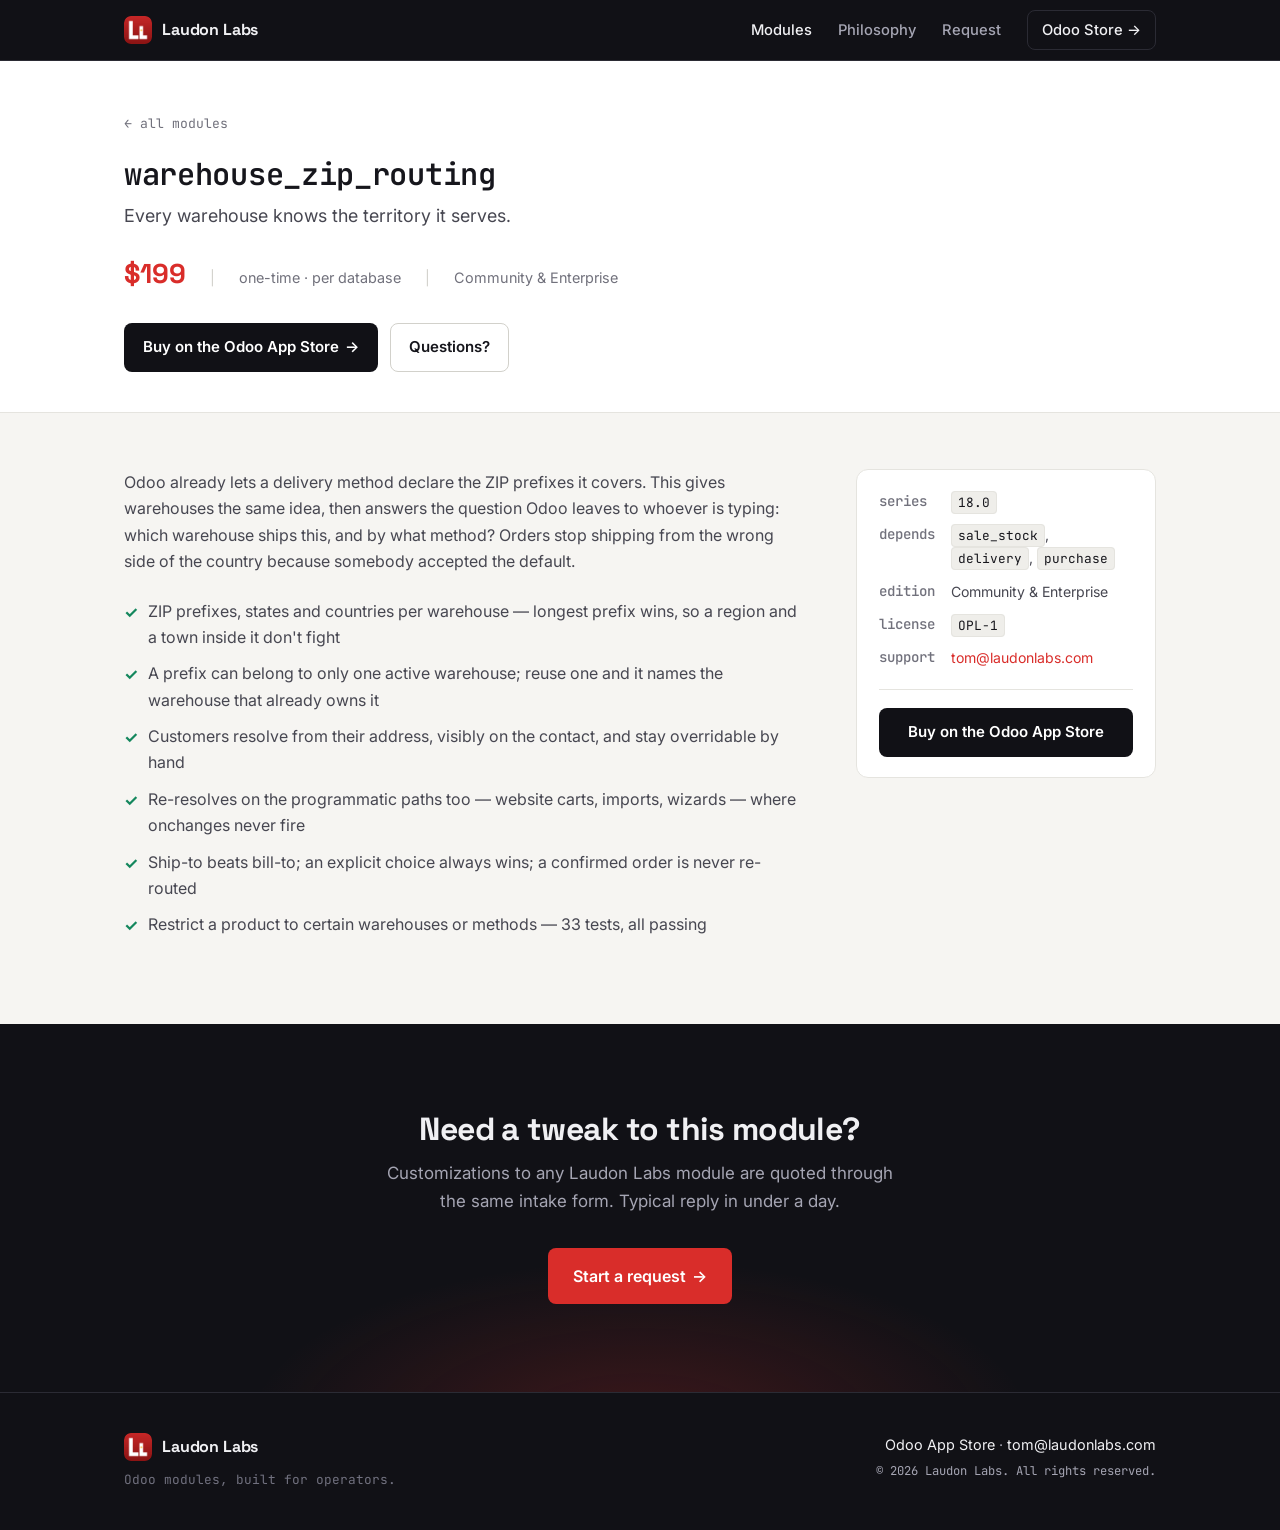
<file: modules/warehouse_zip_routing.html>
<!DOCTYPE html>
<html lang="en">
<head>
<meta charset="UTF-8">
<meta name="viewport" content="width=device-width, initial-scale=1.0">
<title>warehouse_zip_routing &middot; Laudon Labs</title>
<meta name="description" content="Every warehouse knows the territory it serves. An Odoo 18 module by Laudon Labs.">
<meta name="theme-color" content="#f6f5f2">
<meta property="og:title" content="warehouse_zip_routing &middot; Laudon Labs">
<meta property="og:description" content="Every warehouse knows the territory it serves. An Odoo 18 module by Laudon Labs.">
<meta property="og:image" content="/logo-mark.png">
<link rel="icon" href="/logo-mark.png?v=2" type="image/png">
<link rel="apple-touch-icon" href="/logo-mark.png?v=2">
<link rel="preconnect" href="https://fonts.googleapis.com">
<link rel="preconnect" href="https://fonts.gstatic.com" crossorigin>
<link href="https://fonts.googleapis.com/css2?family=Inter:wght@400;500;600;700&family=Space+Grotesk:wght@500;600;700&family=JetBrains+Mono:wght@400;500;600&display=swap" rel="stylesheet">
<link rel="stylesheet" href="/styles.css">
</head>
<body>

<nav class="nav">
  <div class="container nav-inner">
    <a href="/" class="brand">
      <img src="/logo-mark.png" alt="Laudon Labs" class="brand-mark">
      <span class="brand-name">Laudon Labs</span>
    </a>
    <div class="nav-links">
      <a href="/#modules" class="active">Modules</a>
      <a href="/#philosophy">Philosophy</a>
      <a href="/request.html">Request</a>
      <a href="https://apps.odoo.com/apps/modules/browse?author=Laudon+Labs" target="_blank" rel="noopener" class="nav-cta">Odoo Store <span class="arrow">&rarr;</span></a>
    </div>
  </div>
</nav>

<header class="detail-hero">
  <div class="container">
    <a href="/#modules" class="breadcrumb">&larr; all modules</a>
    <h1>warehouse_zip_routing</h1>
    <p class="detail-tagline">Every warehouse knows the territory it serves.</p>
    <div class="detail-meta">
      <span class="detail-price">$199</span>
      <span class="sep">|</span>
      <span>one-time &middot; per database</span>
      <span class="sep">|</span>
      <span>Community &amp; Enterprise</span>
    </div>
    <div class="cta-row" style="margin-bottom:0">
      <a href="https://apps.odoo.com/apps/modules/18.0/warehouse_zip_routing" target="_blank" rel="noopener" class="btn btn-primary">Buy on the Odoo App Store <span class="arrow">&rarr;</span></a>
      <a href="mailto:tom@laudonlabs.com?subject=warehouse_zip_routing" class="btn btn-ghost">Questions?</a>
    </div>
  </div>
</header>

<section class="detail-section">
  <div class="container">
    <div class="detail-grid">
      <div class="detail-body">
        <p>Odoo already lets a delivery method declare the ZIP prefixes it covers.
This gives warehouses the same idea, then answers the question Odoo leaves to whoever
is typing: which warehouse ships this, and by what method? Orders stop shipping from
the wrong side of the country because somebody accepted the default.</p>
        <ul class="bullet-list">
          <li><span>&#10003;</span> ZIP prefixes, states and countries per warehouse &mdash; longest prefix wins, so a region and a town inside it don't fight</li>
          <li><span>&#10003;</span> A prefix can belong to only one active warehouse; reuse one and it names the warehouse that already owns it</li>
          <li><span>&#10003;</span> Customers resolve from their address, visibly on the contact, and stay overridable by hand</li>
          <li><span>&#10003;</span> Re-resolves on the programmatic paths too &mdash; website carts, imports, wizards &mdash; where onchanges never fire</li>
          <li><span>&#10003;</span> Ship-to beats bill-to; an explicit choice always wins; a confirmed order is never re-routed</li>
          <li><span>&#10003;</span> Restrict a product to certain warehouses or methods &mdash; 33 tests, all passing</li>
        </ul>

      </div>
      <aside class="spec-card">
        <dl>
          <dt>series</dt><dd><code>18.0</code></dd>
          <dt>depends</dt><dd><code>sale_stock</code>, <code>delivery</code>, <code>purchase</code></dd>
          <dt>edition</dt><dd>Community &amp; Enterprise</dd>
          <dt>license</dt><dd><code>OPL-1</code></dd>
          <dt>support</dt><dd><a href="mailto:tom@laudonlabs.com">tom@laudonlabs.com</a></dd>
        </dl>
        <div class="spec-actions">
          <a href="https://apps.odoo.com/apps/modules/18.0/warehouse_zip_routing" target="_blank" rel="noopener" class="btn btn-primary">Buy on the Odoo App Store</a>
        </div>
      </aside>
    </div>
  </div>
</section>

<section class="section-cta">
  <div class="container">
    <h2>Need a tweak to this module?</h2>
    <p>Customizations to any Laudon Labs module are quoted through the same
    intake form. Typical reply in under a day.</p>
    <a href="/request.html" class="btn btn-primary btn-lg">Start a request <span class="arrow">&rarr;</span></a>
  </div>
</section>

<footer class="site-footer">
  <div class="container footer-inner">
    <div class="footer-left">
      <a href="/" class="brand">
        <img src="/logo-mark.png" alt="" class="brand-mark">
        <span class="brand-name">Laudon Labs</span>
      </a>
      <p class="footer-tagline">Odoo modules, built for operators.</p>
    </div>
    <div class="footer-right">
      <p>
        <a href="https://apps.odoo.com/apps/modules/browse?author=Laudon+Labs" target="_blank" rel="noopener">Odoo App Store</a>
        &middot;
        <a href="mailto:tom@laudonlabs.com">tom@laudonlabs.com</a>
      </p>
      <p class="copyright">&copy; <span id="year"></span> Laudon Labs. All rights reserved.</p>
    </div>
  </div>
</footer>

<script>
  document.getElementById('year').textContent = new Date().getFullYear();
</script>

</body>
</html>
</file>
<file: styles.css>
:root {
  --paper: #f6f5f2;
  --card: #ffffff;
  --ink: #16161c;
  --ink-soft: #474751;
  --muted: #71717c;
  --line: #e5e4df;
  --line-2: #d2d1cb;
  --black: #111116;
  --black-2: #1a1a21;
  --black-line: #2b2b34;
  --on-black: #f0f0f3;
  --on-black-soft: #a5a5b3;
  --on-black-mute: #71717f;
  --brand: #d92d2a;
  --brand-dark: #b52320;
  --brand-soft: rgba(217, 45, 42, 0.08);
  --ok: #14875d;
  --ok-bright: #34d399;
  --mono: 'JetBrains Mono', ui-monospace, SF Mono, Menlo, Consolas, monospace;
  --sans: 'Inter', -apple-system, BlinkMacSystemFont, 'Segoe UI', Helvetica, Arial, sans-serif;
  --display: 'Space Grotesk', var(--sans);
}

* { box-sizing: border-box; }

html, body { margin: 0; padding: 0; }

html { scroll-behavior: smooth; }

body {
  font-family: var(--sans);
  color: var(--ink);
  background: var(--paper);
  line-height: 1.65;
  font-size: 16px;
  -webkit-font-smoothing: antialiased;
  -moz-osx-font-smoothing: grayscale;
}

.container {
  max-width: 1080px;
  margin: 0 auto;
  padding: 0 24px;
}

a { color: var(--brand); text-decoration: none; transition: color 0.15s; }
a:hover { color: var(--brand-dark); }

:focus-visible {
  outline: 2px solid var(--brand);
  outline-offset: 2px;
  border-radius: 4px;
}

h1, h2, h3, h4 {
  font-family: var(--display);
  color: var(--ink);
  line-height: 1.12;
  letter-spacing: -0.02em;
  margin: 0;
}
h1 { font-size: 3.2rem; font-weight: 700; }
h2 { font-size: 2rem; font-weight: 700; margin-bottom: 16px; }
h3 { font-size: 1.3rem; font-weight: 700; }
h4 { font-size: 1.05rem; font-weight: 700; }

code {
  font-family: var(--mono);
  font-size: 0.86em;
  background: #efeeea;
  color: var(--ink);
  padding: 2px 6px;
  border-radius: 4px;
  border: 1px solid var(--line);
}

/* ============ NAV (black) ============ */
.nav {
  position: sticky;
  top: 0;
  z-index: 40;
  background: var(--black);
  border-bottom: 1px solid var(--black-line);
}
.nav-inner {
  display: flex;
  align-items: center;
  justify-content: space-between;
  height: 60px;
}
.brand {
  display: inline-flex;
  align-items: center;
  gap: 10px;
  color: var(--on-black) !important;
  text-decoration: none !important;
}
.brand-mark {
  width: 28px; height: 28px;
  border-radius: 7px;
  display: block;
}
.brand-name {
  font-family: var(--display);
  font-weight: 700;
  font-size: 1rem;
  letter-spacing: -0.01em;
}
.nav-links {
  display: flex;
  align-items: center;
  gap: 26px;
}
.nav-links a {
  color: var(--on-black-soft);
  font-size: 0.92rem;
  font-weight: 500;
}
.nav-links a:hover { color: var(--on-black); }
.nav-links a.active { color: var(--on-black); }
.nav-cta {
  color: var(--on-black) !important;
  padding: 7px 14px;
  border: 1px solid var(--black-line);
  border-radius: 8px;
  font-weight: 500;
}
.nav-cta:hover { border-color: var(--on-black-soft); background: var(--black-2); }

/* ============ HERO ============ */
.hero {
  padding: 80px 0 64px;
  border-bottom: 1px solid var(--line);
  position: relative;
  overflow: hidden;
}
.hero::before {
  content: '';
  position: absolute;
  inset: 0;
  background-image:
    linear-gradient(var(--line) 1px, transparent 1px),
    linear-gradient(90deg, var(--line) 1px, transparent 1px);
  background-size: 48px 48px;
  opacity: 0.5;
  mask-image: radial-gradient(ellipse at top right, black 20%, transparent 70%);
  -webkit-mask-image: radial-gradient(ellipse at top right, black 20%, transparent 70%);
  pointer-events: none;
}
.hero > .container { position: relative; z-index: 1; }

.hero-grid {
  display: grid;
  grid-template-columns: 1.1fr 0.9fr;
  gap: 56px;
  align-items: center;
}

.eyebrow {
  display: inline-flex;
  align-items: center;
  gap: 10px;
  font-family: var(--mono);
  font-size: 0.8rem;
  color: var(--ink-soft);
  padding: 6px 12px;
  border: 1px solid var(--line-2);
  background: var(--card);
  border-radius: 999px;
  margin-bottom: 24px;
}
.eyebrow .dot {
  width: 8px; height: 8px;
  background: var(--ok);
  border-radius: 50%;
  animation: pulse 2.2s ease-in-out infinite;
}
@keyframes pulse {
  0%, 100% { opacity: 1; transform: scale(1); }
  50% { opacity: 0.5; transform: scale(0.85); }
}
@media (prefers-reduced-motion: reduce) {
  html { scroll-behavior: auto; }
  .eyebrow .dot { animation: none; }
  .btn .arrow, .card { transition: none !important; }
}

.hero h1 { margin-bottom: 20px; }
.accent { color: var(--brand); }

.tagline {
  font-size: 1.12rem;
  color: var(--ink-soft);
  max-width: 560px;
  margin: 0 0 32px;
  line-height: 1.7;
}

.cta-row {
  display: flex;
  gap: 12px;
  flex-wrap: wrap;
  margin-bottom: 28px;
}

.hero-stats {
  display: flex;
  gap: 28px;
  flex-wrap: wrap;
  font-family: var(--mono);
  font-size: 0.82rem;
  color: var(--muted);
}
.hero-stats strong { color: var(--ink); font-weight: 600; }

/* ============ BUTTONS ============ */
.btn {
  display: inline-flex;
  align-items: center;
  gap: 6px;
  padding: 11px 18px;
  border-radius: 8px;
  font-weight: 600;
  font-size: 0.94rem;
  transition: all 0.15s ease;
  cursor: pointer;
  border: 1px solid transparent;
  font-family: inherit;
}
.btn .arrow { transition: transform 0.15s; display: inline-block; }
.btn:hover .arrow { transform: translateX(3px); }
.btn-primary {
  background: var(--black);
  color: #fff !important;
  text-decoration: none !important;
}
.btn-primary:hover { background: var(--brand); }
.btn-ghost {
  background: var(--card);
  color: var(--ink) !important;
  border-color: var(--line-2);
  text-decoration: none !important;
}
.btn-ghost:hover { border-color: var(--ink); }
.btn-lg { padding: 14px 24px; font-size: 1rem; }

/* ============ TERMINAL (the black card) ============ */
.terminal {
  background: var(--black);
  border: 1px solid var(--black-line);
  border-radius: 12px;
  overflow: hidden;
  box-shadow: 0 24px 48px -24px rgba(17, 17, 22, 0.4);
}
.terminal-chrome {
  display: flex;
  align-items: center;
  gap: 6px;
  padding: 10px 16px;
  background: var(--black-2);
  border-bottom: 1px solid var(--black-line);
}
.tc-dot { width: 11px; height: 11px; border-radius: 50%; display: block; }
.tc-red { background: #ff5f56; }
.tc-yellow { background: #ffbd2e; }
.tc-green { background: #27c93f; }
.terminal-title {
  margin-left: 12px;
  font-family: var(--mono);
  font-size: 0.76rem;
  color: var(--on-black-mute);
}
.terminal-body {
  margin: 0;
  padding: 18px 22px;
  font-family: var(--mono);
  font-size: 0.82rem;
  line-height: 1.7;
  color: var(--on-black-soft);
  overflow-x: auto;
  white-space: pre;
}
.t-prompt { color: var(--ok-bright); }
.t-cmd { color: var(--on-black); }
.t-out { color: var(--on-black-soft); }
.t-ok { color: var(--ok-bright); }
.t-comment { color: var(--on-black-mute); font-style: italic; }
.terminal-sm { margin-top: 24px; box-shadow: none; }
.terminal-sm .terminal-body { font-size: 0.78rem; padding: 16px 18px; }

/* ============ SECTIONS ============ */
.section { padding: 80px 0; }
.section-head { margin-bottom: 40px; }
.section-label {
  display: inline-block;
  font-family: var(--mono);
  font-size: 0.8rem;
  color: var(--brand);
  margin-bottom: 10px;
  font-weight: 500;
}
.section-head p {
  color: var(--ink-soft);
  max-width: 640px;
  margin: 0;
}

/* ============ MODULE GRID ============ */
.group { margin-bottom: 48px; }
.group:last-child { margin-bottom: 0; }
.group-title {
  font-family: var(--mono);
  font-size: 0.82rem;
  font-weight: 500;
  color: var(--muted);
  text-transform: lowercase;
  letter-spacing: 0.04em;
  border-bottom: 1px solid var(--line-2);
  padding-bottom: 10px;
  margin-bottom: 20px;
}
.group-title strong { color: var(--ink); font-weight: 600; }

.card-grid {
  display: grid;
  grid-template-columns: repeat(2, 1fr);
  gap: 16px;
}

.card {
  display: flex;
  flex-direction: column;
  background: var(--card);
  border: 1px solid var(--line);
  border-radius: 12px;
  padding: 22px;
  color: inherit !important;
  text-decoration: none !important;
  transition: border-color 0.15s, transform 0.15s, box-shadow 0.15s;
}
.card:hover {
  border-color: var(--ink);
  transform: translateY(-2px);
  box-shadow: 0 12px 28px -16px rgba(17, 17, 22, 0.25);
}
.card-top {
  display: flex;
  align-items: flex-start;
  justify-content: space-between;
  gap: 10px;
  margin-bottom: 8px;
}
.card h3 {
  font-family: var(--mono);
  font-size: 0.98rem;
  font-weight: 600;
  letter-spacing: -0.01em;
  word-break: break-word;
}
.badge {
  flex-shrink: 0;
  font-family: var(--mono);
  font-size: 0.66rem;
  text-transform: uppercase;
  letter-spacing: 0.08em;
  color: var(--muted);
  border: 1px solid var(--line-2);
  border-radius: 999px;
  padding: 2px 8px;
  margin-top: 2px;
}
.card-tag {
  color: var(--ink-soft);
  font-size: 0.9rem;
  line-height: 1.55;
  margin: 0 0 18px;
  flex: 1;
}
.card-foot {
  display: flex;
  align-items: baseline;
  justify-content: space-between;
  border-top: 1px solid var(--line);
  padding-top: 14px;
}
.card-price {
  font-family: var(--display);
  font-size: 1.25rem;
  font-weight: 700;
  color: var(--brand);
}
.card-price.free { color: var(--ok); }
.card-link {
  font-size: 0.85rem;
  font-weight: 600;
  color: var(--muted);
  transition: color 0.15s;
}
.card:hover .card-link { color: var(--brand); }

/* ============ MODULE DETAIL PAGE ============ */
.detail-hero {
  padding: 48px 0 40px;
  border-bottom: 1px solid var(--line);
  background: var(--card);
}
.breadcrumb {
  display: inline-block;
  font-family: var(--mono);
  font-size: 0.82rem;
  color: var(--muted);
  margin-bottom: 22px;
}
.breadcrumb:hover { color: var(--brand); }
.detail-hero h1 {
  font-family: var(--mono);
  font-size: 1.9rem;
  font-weight: 600;
  letter-spacing: -0.01em;
  margin-bottom: 10px;
  word-break: break-word;
}
.detail-tagline {
  font-size: 1.12rem;
  color: var(--ink-soft);
  margin: 0 0 22px;
  max-width: 640px;
}
.detail-meta {
  display: flex;
  gap: 10px 24px;
  flex-wrap: wrap;
  align-items: baseline;
  margin-bottom: 26px;
  font-size: 0.9rem;
  color: var(--muted);
}
.detail-price {
  font-family: var(--display);
  font-size: 1.7rem;
  font-weight: 700;
  color: var(--brand);
}
.detail-price.free { color: var(--ok); }
.detail-meta .sep { color: var(--line-2); }

.detail-section { padding: 56px 0 80px; }
.detail-grid {
  display: grid;
  grid-template-columns: 1fr 300px;
  gap: 48px;
  align-items: start;
}
.detail-body p { color: var(--ink-soft); margin: 0 0 18px; }

.bullet-list {
  list-style: none;
  padding: 0;
  margin: 0;
}
.bullet-list li {
  color: var(--ink-soft);
  padding: 5px 0;
  display: flex;
  gap: 10px;
  align-items: flex-start;
}
.bullet-list li span {
  color: var(--ok);
  font-weight: 700;
  margin-top: 1px;
  flex-shrink: 0;
}

.spec-card {
  background: var(--card);
  border: 1px solid var(--line);
  border-radius: 12px;
  padding: 20px 22px;
  font-size: 0.88rem;
  position: sticky;
  top: 84px;
}
.spec-card dl {
  display: grid;
  grid-template-columns: auto 1fr;
  gap: 10px 16px;
  margin: 0;
}
.spec-card dt {
  font-family: var(--mono);
  color: var(--muted);
  font-weight: 500;
}
.spec-card dd { margin: 0; color: var(--ink-soft); }
.spec-card code { font-size: 0.8rem; }
.spec-actions {
  margin-top: 20px;
  padding-top: 18px;
  border-top: 1px solid var(--line);
  display: flex;
  flex-direction: column;
  gap: 8px;
}
.spec-actions .btn { justify-content: center; }

/* ============ PRINCIPLES ============ */
.section-alt {
  background: var(--card);
  border-top: 1px solid var(--line);
  border-bottom: 1px solid var(--line);
}
.principles {
  display: grid;
  grid-template-columns: repeat(2, 1fr);
  gap: 16px;
}
.principle {
  background: var(--paper);
  border: 1px solid var(--line);
  border-radius: 12px;
  padding: 26px 26px 22px;
}
.principle-key {
  font-family: var(--mono);
  font-size: 0.78rem;
  color: var(--brand);
  font-weight: 500;
  margin-bottom: 12px;
}
.principle h4 { margin-bottom: 8px; }
.principle p { color: var(--ink-soft); margin: 0; font-size: 0.94rem; }

/* ============ CTA BAND (black) ============ */
.section-cta {
  text-align: center;
  padding: 88px 0;
  background:
    radial-gradient(ellipse 560px 240px at 50% 110%, rgba(217, 45, 42, 0.22), transparent 70%),
    var(--black);
}
.section-cta h2 { color: var(--on-black); margin-bottom: 12px; }
.section-cta p {
  color: var(--on-black-soft);
  max-width: 520px;
  margin: 0 auto 32px;
  font-size: 1.06rem;
}
.section-cta .btn-primary { background: var(--brand); }
.section-cta .btn-primary:hover { background: var(--brand-dark); }

/* ============ FOOTER (black) ============ */
.site-footer {
  background: var(--black);
  border-top: 1px solid var(--black-line);
  padding: 40px 0;
  font-size: 0.9rem;
}
.footer-inner {
  display: flex;
  justify-content: space-between;
  align-items: flex-start;
  gap: 40px;
  flex-wrap: wrap;
}
.footer-left .brand { margin-bottom: 8px; }
.footer-tagline { color: var(--on-black-mute); margin: 0; font-family: var(--mono); font-size: 0.8rem; }
.footer-right { text-align: right; }
.footer-right p { margin: 0 0 4px; color: var(--on-black-soft); }
.footer-right a { color: var(--on-black); }
.footer-right a:hover { color: var(--brand); }
.copyright { color: var(--on-black-mute); font-family: var(--mono); font-size: 0.76rem; }

/* ============ FORM PAGE ============ */
.container--narrow { max-width: 780px; }
.hero--sm { padding: 64px 0 40px; }
.hero--sm h1 { font-size: 2.4rem; }

.form fieldset {
  border: 1px solid var(--line);
  border-radius: 12px;
  padding: 28px 28px 24px;
  margin: 0 0 22px;
  background: var(--card);
}
.form legend {
  float: left;
  width: 100%;
  display: flex;
  align-items: center;
  gap: 10px;
  padding: 0 0 14px;
  margin-bottom: 20px;
  border-bottom: 1px solid var(--line);
  font-family: var(--mono);
  font-size: 0.9rem;
  font-weight: 600;
  color: var(--ink);
}
.form fieldset::after { content: ''; display: block; clear: both; }
.form fieldset > *:not(legend) { clear: both; }
.legend-num { color: var(--brand); font-weight: 600; }

.field { margin-bottom: 18px; }
.field:last-child { margin-bottom: 0; }
.field-grid {
  display: grid;
  grid-template-columns: 1fr 1fr;
  gap: 18px;
  margin-bottom: 18px;
}

.form label {
  display: block;
  font-size: 0.88rem;
  color: var(--ink);
  font-weight: 500;
  margin-bottom: 7px;
}
.req { color: var(--brand); font-weight: 700; }
.help { font-size: 0.82rem; color: var(--muted); margin: 6px 0 0; }

.form input[type="text"],
.form input[type="email"],
.form select,
.form textarea {
  width: 100%;
  font: inherit;
  font-size: 0.95rem;
  color: var(--ink);
  background: var(--paper);
  border: 1px solid var(--line-2);
  border-radius: 8px;
  padding: 10px 12px;
  transition: border-color 0.15s, box-shadow 0.15s;
  font-family: var(--sans);
}
.form textarea { resize: vertical; min-height: 88px; }
.form input:focus,
.form select:focus,
.form textarea:focus {
  outline: none;
  border-color: var(--brand);
  box-shadow: 0 0 0 3px rgba(217, 45, 42, 0.12);
}
.form select {
  appearance: none;
  -webkit-appearance: none;
  background-image: url("data:image/svg+xml;utf8,<svg xmlns='http://www.w3.org/2000/svg' width='12' height='8' viewBox='0 0 12 8'><path fill='%2371717c' d='M6 8L0 0h12z'/></svg>");
  background-repeat: no-repeat;
  background-position: right 14px center;
  padding-right: 36px;
}
.form input::placeholder,
.form textarea::placeholder { color: var(--muted); }

.radio-group { display: flex; flex-direction: column; gap: 8px; }
.radio {
  display: flex;
  align-items: flex-start;
  gap: 10px;
  padding: 10px 14px;
  background: var(--paper);
  border: 1px solid var(--line-2);
  border-radius: 8px;
  cursor: pointer;
  font-size: 0.95rem;
  color: var(--ink-soft);
  transition: border-color 0.15s, background 0.15s;
  margin-bottom: 0;
}
.radio:hover { border-color: var(--ink); }
.radio input { accent-color: var(--brand); margin-top: 3px; }
.radio:has(input:checked) {
  border-color: var(--brand);
  background: var(--brand-soft);
  color: var(--ink);
}

.form-actions {
  margin-top: 8px;
  padding: 22px 0 40px;
  text-align: center;
}
.form-note {
  color: var(--muted);
  font-size: 0.86rem;
  margin: 16px auto 0;
  max-width: 460px;
}

/* ============ RESPONSIVE ============ */
@media (max-width: 900px) {
  .hero-grid { grid-template-columns: 1fr; gap: 36px; }
}

@media (max-width: 768px) {
  h1 { font-size: 2.2rem; }
  h2 { font-size: 1.55rem; }
  .hero { padding: 56px 0 48px; }
  .section { padding: 56px 0; }
  .nav-links { gap: 16px; }
  .nav-links a:not(.nav-cta) { display: none; }
  .field-grid { grid-template-columns: 1fr; gap: 0; }
  .form fieldset { padding: 22px 18px 18px; }
  .principles { grid-template-columns: 1fr; }
  .detail-grid { grid-template-columns: 1fr; gap: 28px; }
  .spec-card { position: static; }
  .footer-inner { flex-direction: column; }
  .footer-right { text-align: left; }
  .terminal-body { font-size: 0.76rem; padding: 14px 16px; }
  .detail-hero h1 { font-size: 1.4rem; }
}

@media (max-width: 600px) {
  .card-grid { grid-template-columns: 1fr; }
}

@media (max-width: 480px) {
  h1 { font-size: 1.9rem; }
  .brand-name { display: none; }
  .terminal-body { font-size: 0.7rem; }
}
</file>
